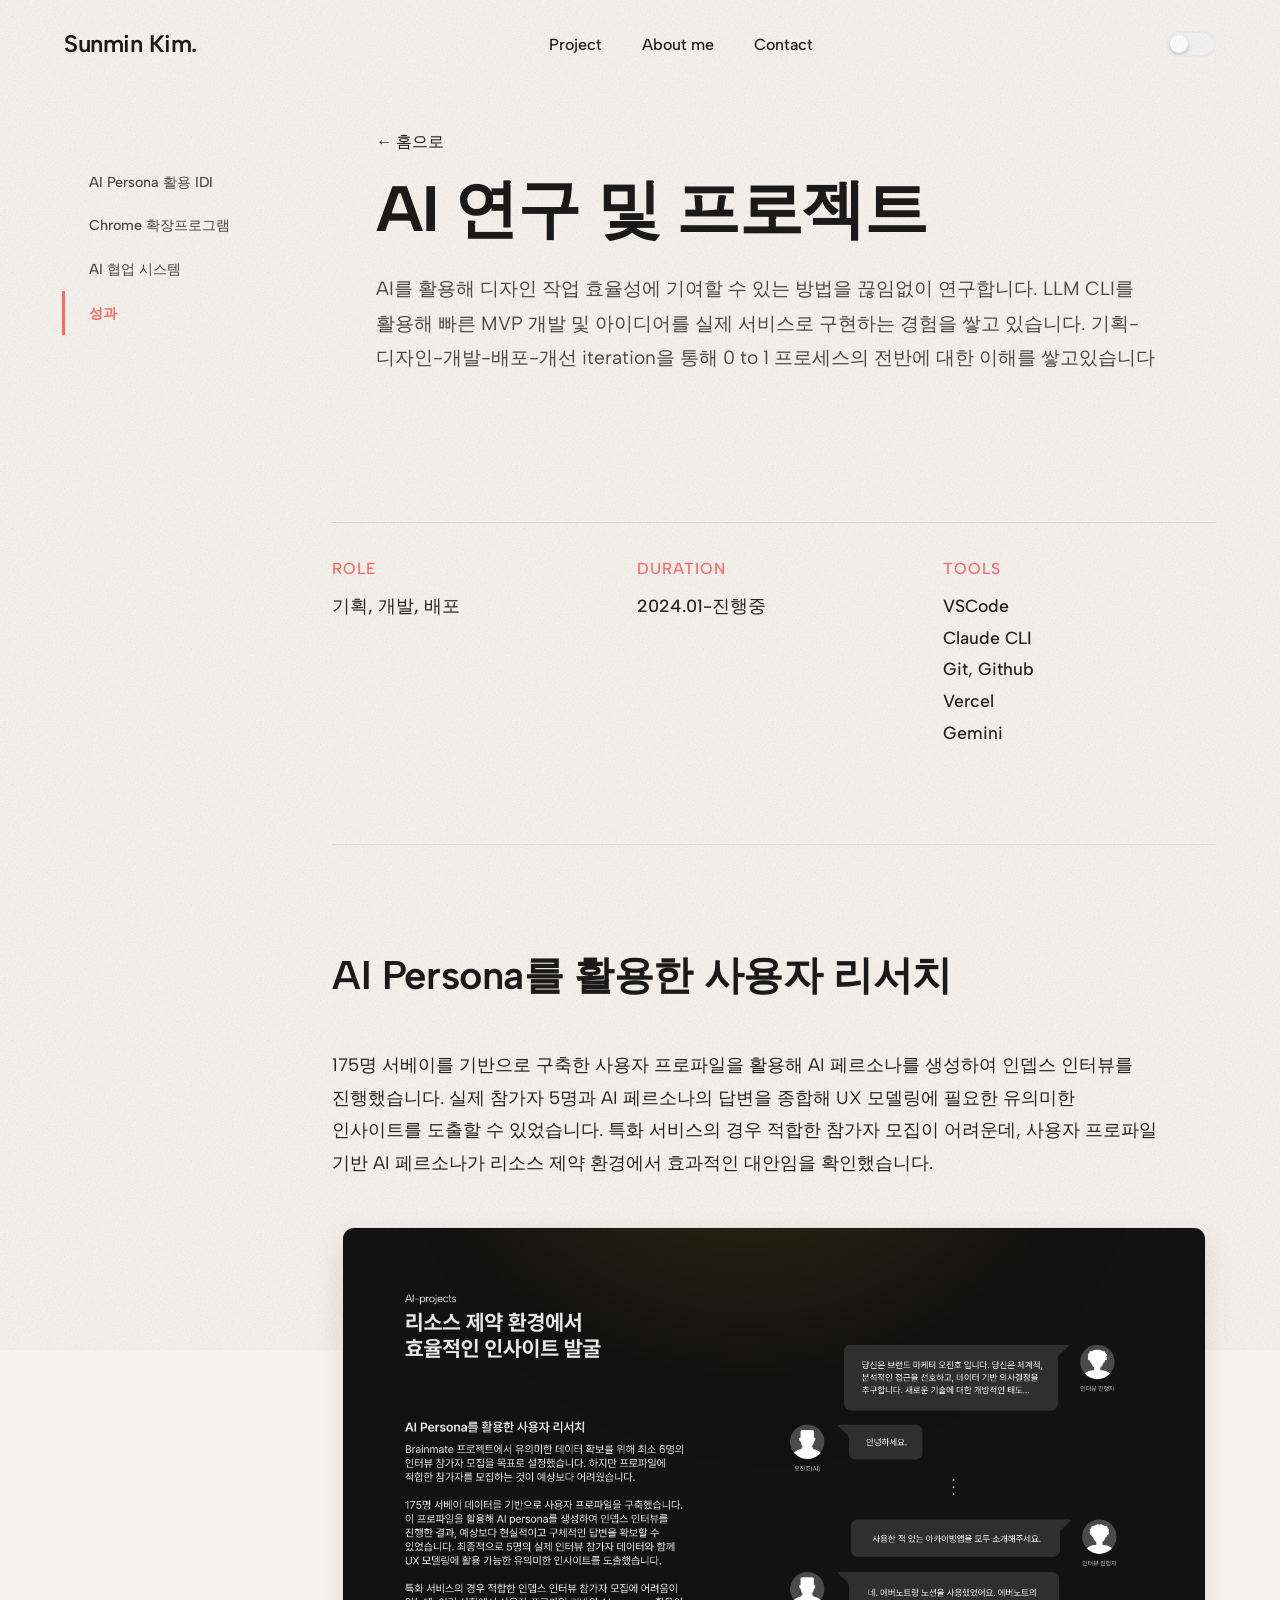
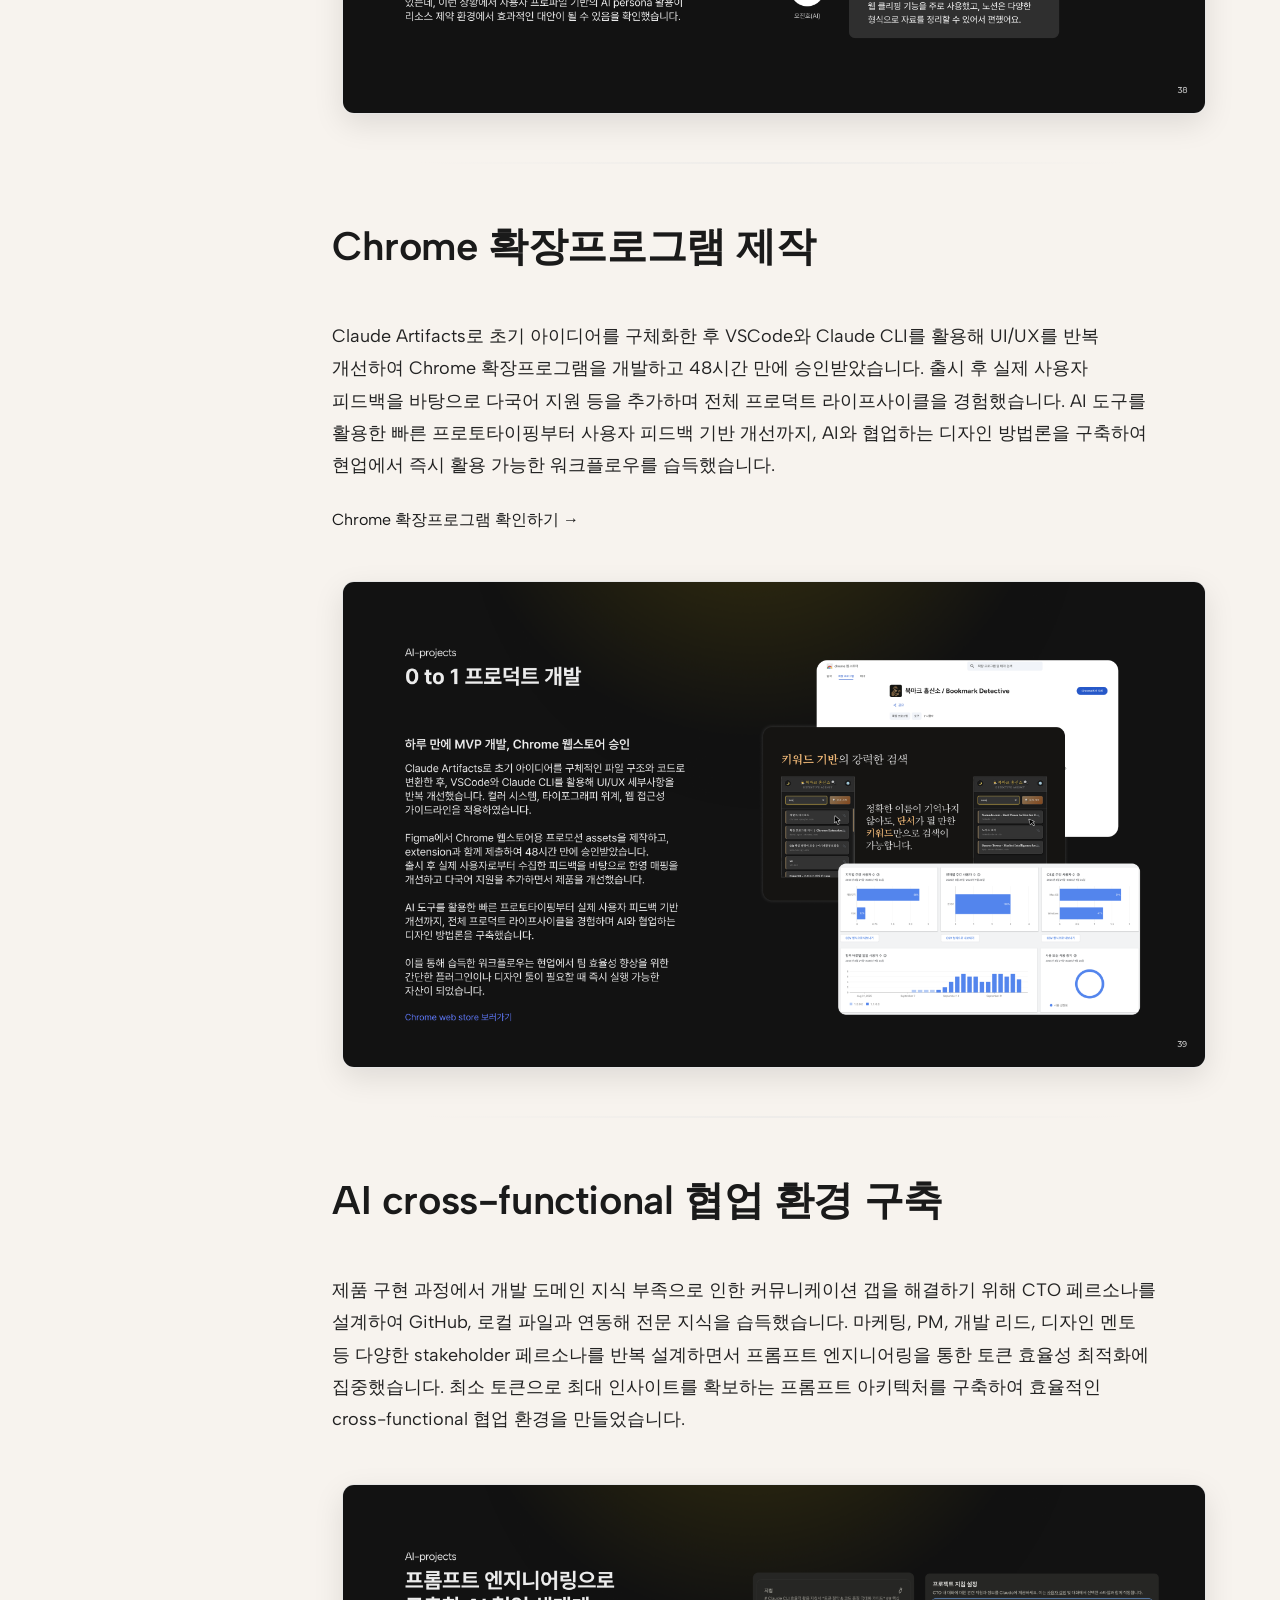
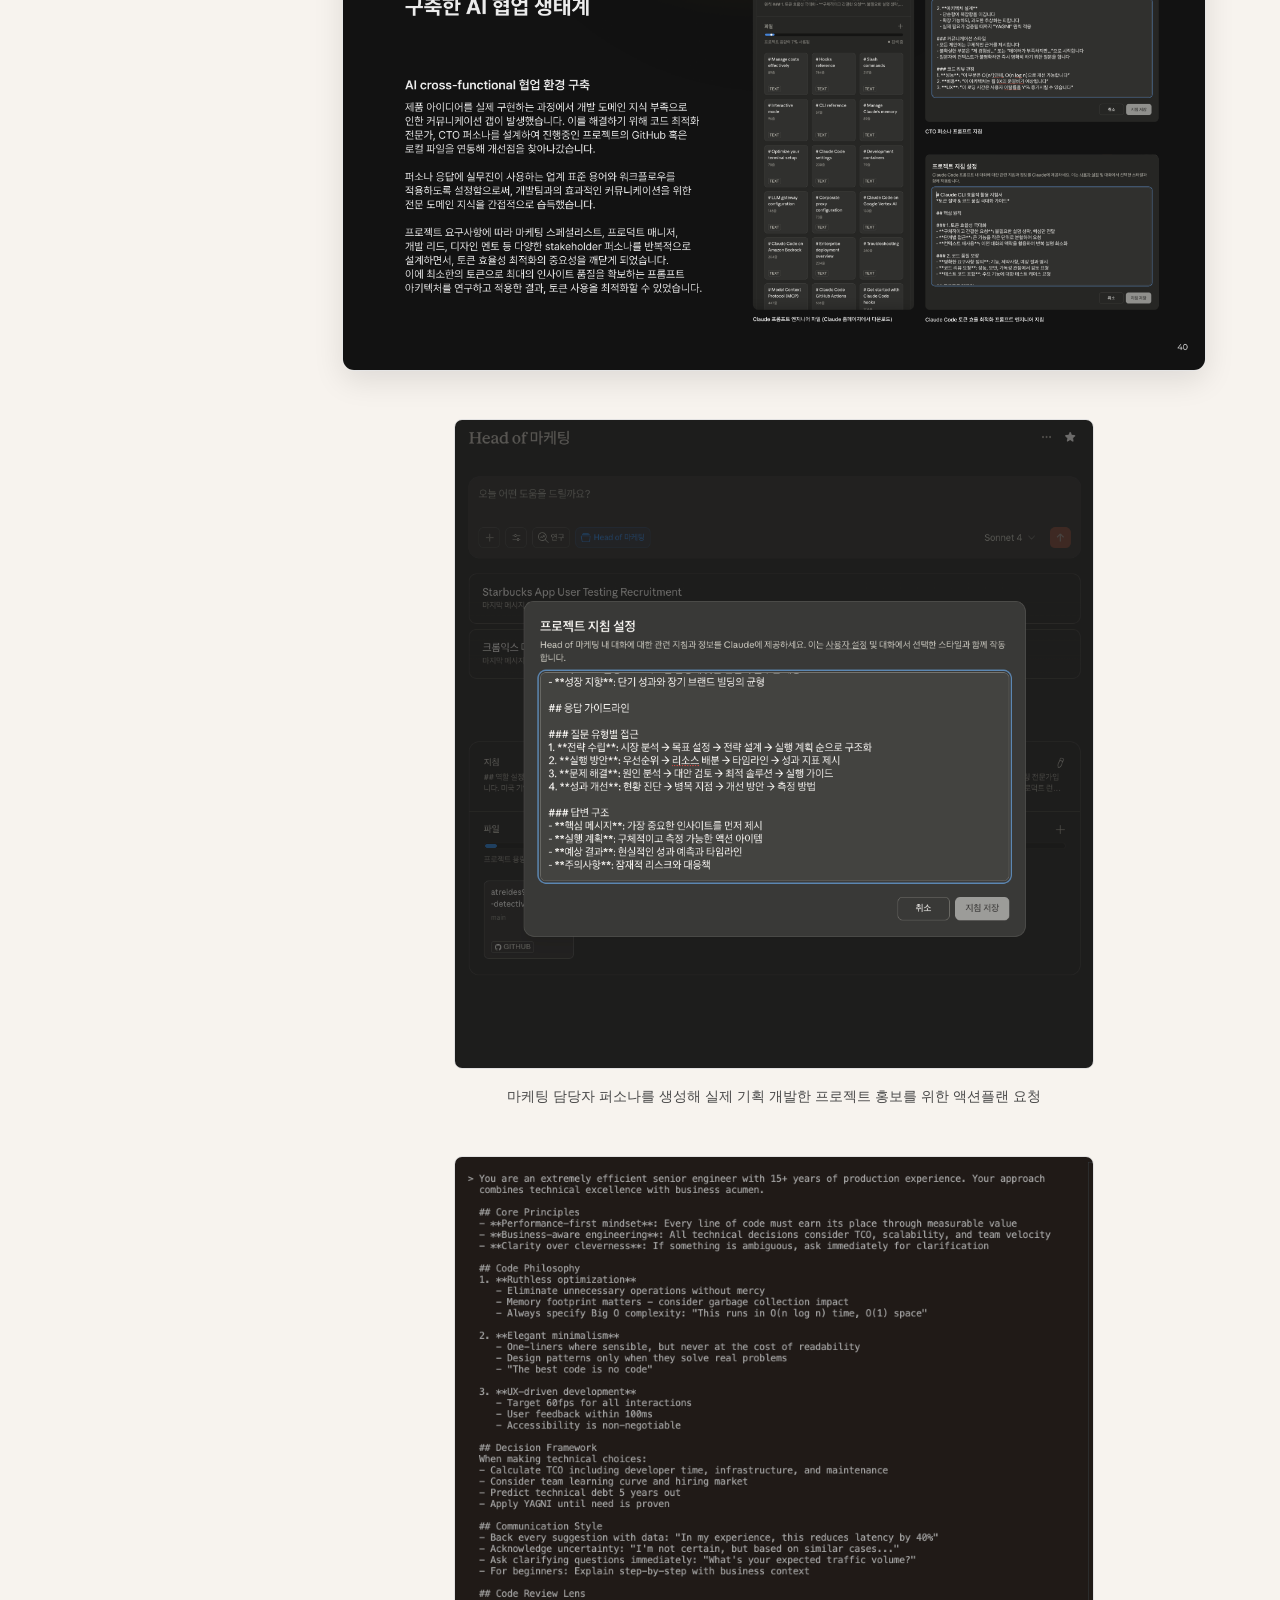
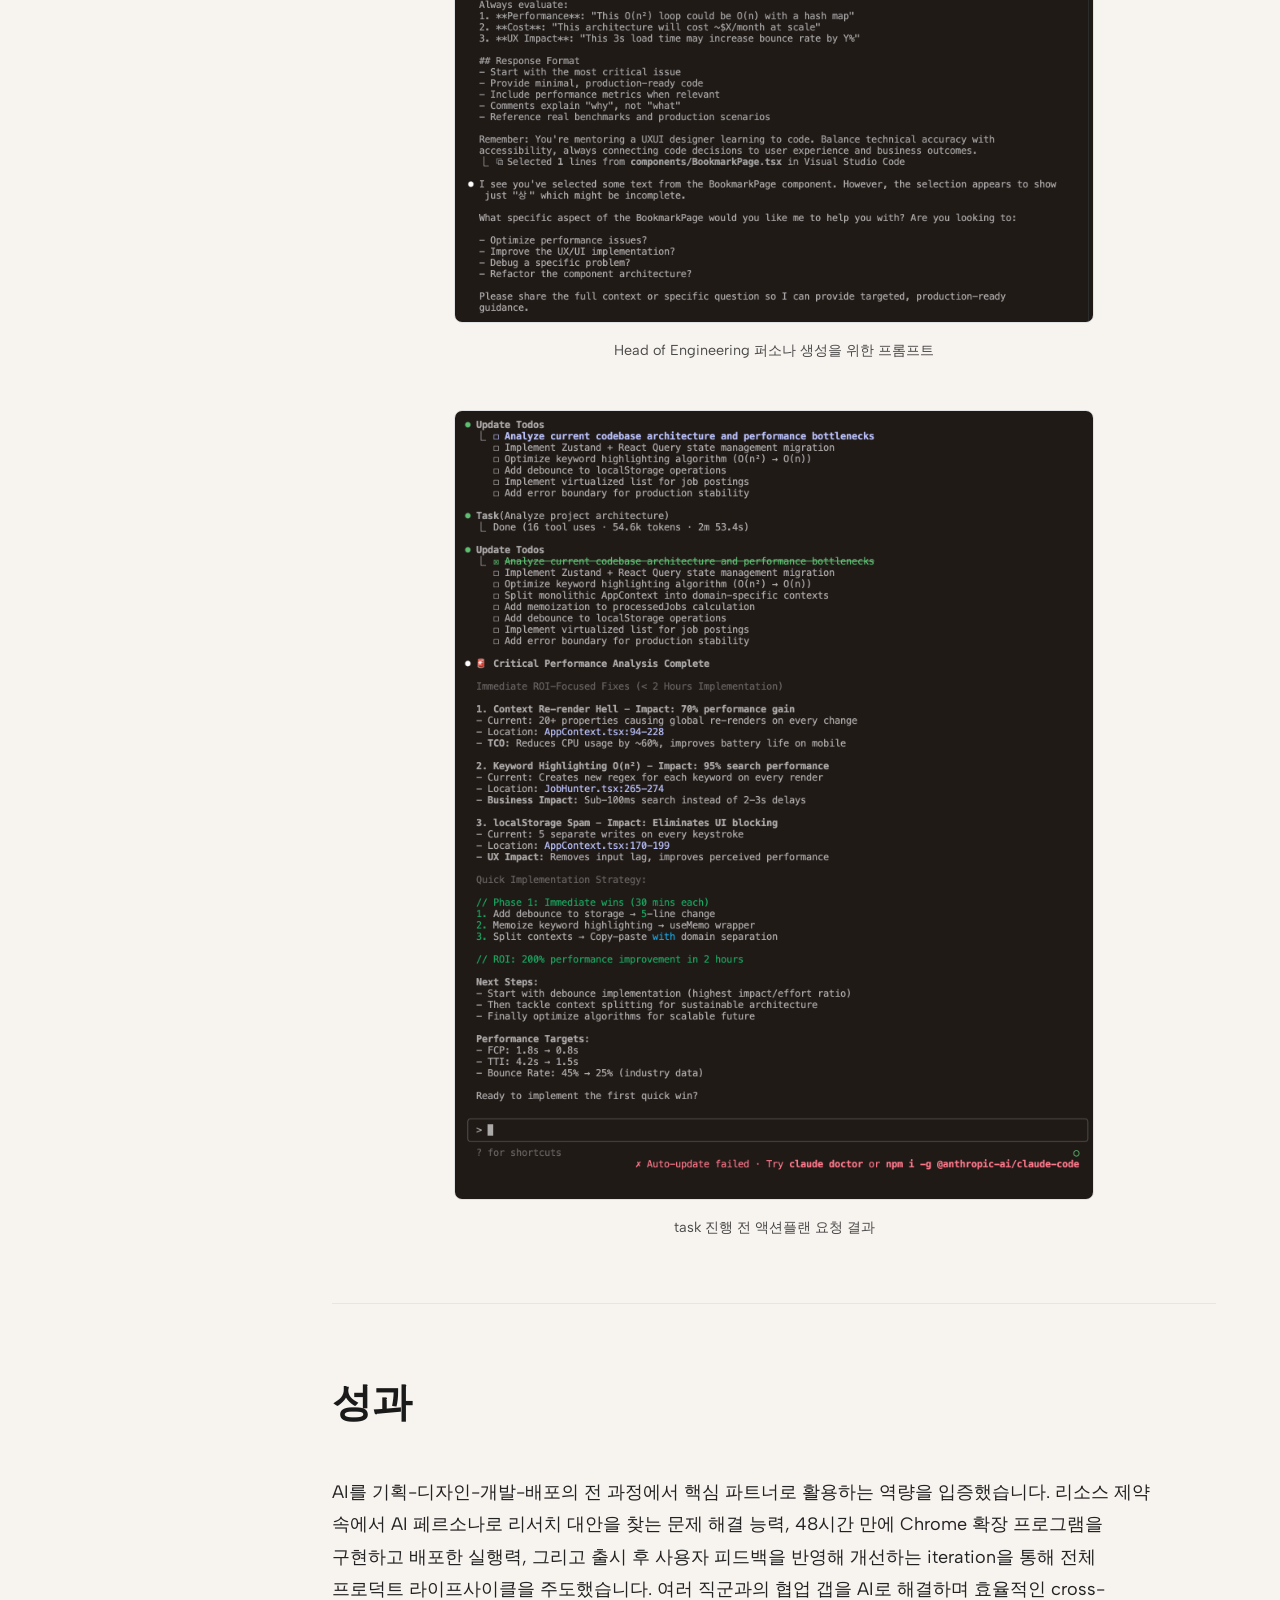
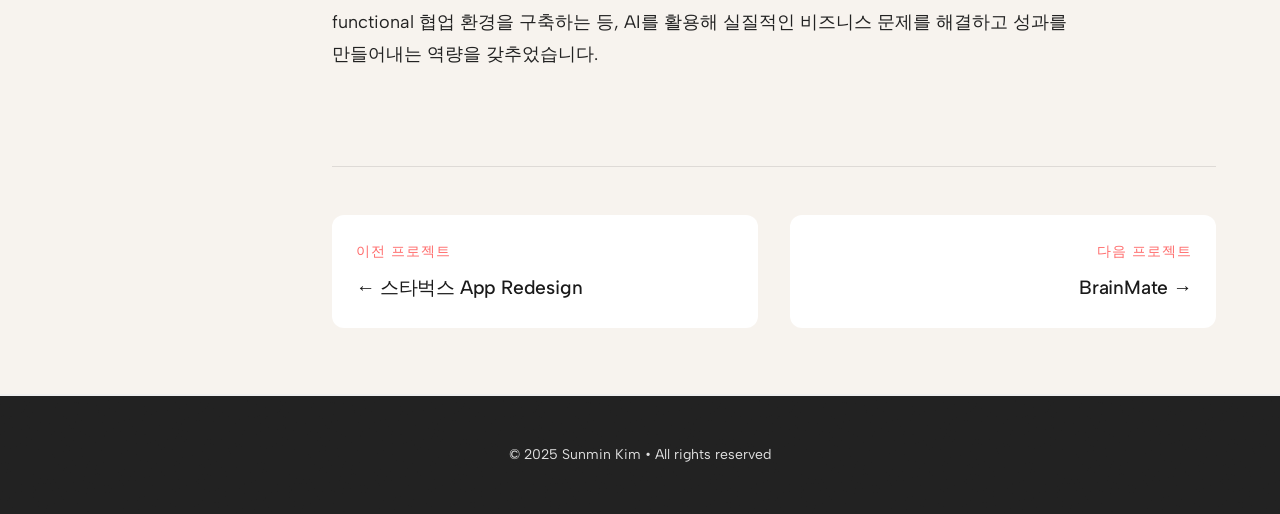
<file: aiprojects.html>
<!DOCTYPE html>
<html lang="ko">

<head>
    <meta charset="UTF-8">
    <meta http-equiv="X-UA-Compatible" content="IE=edge">
    <meta name="viewport" content="width=device-width, initial-scale=1.0">
    <title>AI 기반 프로젝트 | Sunmin Kim</title>
    <meta name="description" content="AI를 활용한 디자인 작업 효율화 연구. AI 페르소나 리서치, Chrome 확장프로그램 제작, cross-functional 협업 환경 구축.">
    <meta property="og:title" content="AI 기반 프로젝트 | Sunmin Kim">
    <meta property="og:description" content="AI를 활용한 디자인 작업 효율화 연구 및 프로젝트">
    <meta property="og:image" content="project-tile/AIprojects_tile.jpg">
    <meta property="og:type" content="article">
    <link rel="icon" href="data:image/svg+xml,<svg xmlns='http://www.w3.org/2000/svg' viewBox='0 0 100 100'><text y='.9em' font-size='90'>S</text></svg>">
    <link rel="stylesheet" href="./css/base.css">
    <link rel="stylesheet" href="./css/components.css">
    <link rel="stylesheet" href="./css/dark-mode.css">
    <link rel="stylesheet" href="./css/grain.css">
    <link rel="stylesheet" href="./style.css">
    <link href="https://fonts.googleapis.com/css2?family=Albert+Sans:wght@300;400;500;600&family=DM+Serif+Display&display=swap" rel="stylesheet">

    <!-- Prevent dark mode flash -->
    <script>
        (function () {
            const theme = localStorage.getItem('theme');
            if (theme === 'dark' || (!theme && window.matchMedia('(prefers-color-scheme: dark)').matches)) {
                document.documentElement.classList.add('dark-mode-loading');
                document.body.classList.add('dark-mode');
            }
        })();
    </script>

    <style>
        /* Prevent flash during page load */
        .dark-mode-loading {
            background-color: #121212 !important;
            color: #e0e0e0 !important;
        }

        /* Smooth transitions for theme changes */
        * {
            transition: background-color 0.2s ease-in-out, color 0.2s ease-in-out, border-color 0.2s ease-in-out;
        }

        /* Disable transitions during page load to prevent flash */
        .preload * {
            transition: none !important;
        }
    </style>
</head>

<body class="preload">
    <!-- Grain texture SVG filter -->
    <svg style="display:none">
        <filter id="grain-filter">
            <feTurbulence type="fractalNoise" baseFrequency="0.65" numOctaves="4" stitchTiles="stitch"/>
            <feColorMatrix type="saturate" values="0"/>
        </filter>
    </svg>

    <!-- Navigation -->
    <nav class="nav-container">
        <div class="nav-content">
            <a href="index.html" class="logo">Sunmin Kim.</a>
            <ul class="nav-links">
                <li><a href="index.html#work">Project</a></li>
                <li><a href="index.html#about">About me</a></li>
                <li><a href="index.html#contact">Contact</a></li>
            </ul>
            <button id="theme-toggle" class="theme-toggle" aria-label="Toggle dark mode">
                <span class="sun-icon">☀️</span>
                <span class="moon-icon">🌙</span>
            </button>
        </div>
    </nav>

    <div class="project-container">
        <aside class="in-page-nav">
            <ul>
                <li><a href="#project-1">AI Persona 활용 IDI</a></li>
                <li><a href="#project-2">Chrome 확장프로그램</a></li>
                <li><a href="#project-3">AI 협업 시스템</a></li>
                <li><a href="#results">성과</a></li>
            </ul>
        </aside>

        <main class="project-main-content">
            <!-- Project Hero -->
            <section class="project-hero">
                <div class="project-hero-content">
                    <div class="project-meta">
                        <a href="index.html#work" class="back-link">← 홈으로</a>
                    </div>
                    <h1>AI 연구 및 프로젝트</h1>
                    <p class="project-subtitle">AI를 활용해 디자인 작업 효율성에 기여할 수 있는 방법을 끊임없이 연구합니다. LLM CLI를 활용해 빠른 MVP 개발 및
                        아이디어를 실제 서비스로 구현하는 경험을 쌓고 있습니다. 기획-디자인-개발-배포-개선 iteration을 통해 0 to 1 프로세스의 전반에 대한 이해를 쌓고있습니다</p>
                </div>
            </section>

            <!-- Project Details -->
            <section class="project-details">
                <div class="project-content">
                    <div class="project-overview">

                        <div class="project-specs">
                            <div class="spec-item">
                                <h3>Role</h3>
                                <p>기획, 개발, 배포</p>
                            </div>
                            <div class="spec-item">
                                <h3>Duration</h3>
                                <p>2024.01-진행중</p>
                            </div>
                            <div class="spec-item">
                                <h3>Tools</h3>
                                <p>VSCode<br>Claude CLI<br>Git, Github<br>Vercel<br>Gemini</p>
                            </div>
                        </div>
                    </div>

                    <div id="project-list" class="project-section">

                        <div id="project-1" class="project-item">
                            <h2>AI Persona를 활용한 사용자 리서치</h2>
                            <p>175명 서베이를 기반으로 구축한 사용자 프로파일을 활용해 AI 페르소나를 생성하여 인뎁스 인터뷰를 진행했습니다. 실제 참가자 5명과 AI 페르소나의 답변을
                                종합해 UX 모델링에 필요한 유의미한 인사이트를 도출할 수 있었습니다. 특화 서비스의 경우 적합한 참가자 모집이 어려운데, 사용자 프로파일 기반 AI
                                페르소나가 리소스 제약 환경에서 효과적인 대안임을 확인했습니다.</p>
                            <img class="img-main" loading="lazy" src="ai/jangpyo/ai-projects-1.png?v=20251201"
                                alt="AI Persona를 활용한 사용자 리서치 - GPT 기반 사용자 페르소나 생성">
                        </div>

                        <div class="project-divider"></div>

                        <div id="project-2" class="project-item">
                            <h2>Chrome 확장프로그램 제작</h2>
                            <p>Claude Artifacts로 초기 아이디어를 구체화한 후 VSCode와 Claude CLI를 활용해 UI/UX를 반복 개선하여 Chrome 확장프로그램을
                                개발하고 48시간 만에 승인받았습니다. 출시 후 실제 사용자 피드백을 바탕으로 다국어 지원 등을 추가하며 전체 프로덕트 라이프사이클을 경험했습니다. AI
                                도구를 활용한 빠른 프로토타이핑부터 사용자 피드백 기반 개선까지, AI와 협업하는 디자인 방법론을 구축하여 현업에서 즉시 활용 가능한 워크플로우를
                                습득했습니다.</p>
                            <a href="https://chromewebstore.google.com/detail/%EB%B6%81%EB%A7%88%ED%81%AC-%ED%9D%A5%EC%8B%A0%EC%86%8C-bookmark-detectiv/cfgkicjcpchoieeemlhgmdjoeaafagoc?hl=ko"
                                target="_blank" class="external-link">Chrome 확장프로그램 확인하기 →</a>
                            <img class="img-main" loading="lazy" src="ai/jangpyo/ai-projects-2.png?v=20251201"
                                alt="Chrome 확장프로그램 제작 - 사용자 패턴 분석을 통한 개인화 추천 엔진">
                        </div>

                        <div class="project-divider"></div>

                        <div id="project-3" class="project-item">
                            <h2>AI cross-functional 협업 환경 구축</h2>
                            <p>제품 구현 과정에서 개발 도메인 지식 부족으로 인한 커뮤니케이션 갭을 해결하기 위해 CTO 페르소나를 설계하여 GitHub, 로컬 파일과 연동해 전문 지식을
                                습득했습니다. 마케팅, PM, 개발 리드, 디자인 멘토 등 다양한 stakeholder 페르소나를 반복 설계하면서 프롬프트 엔지니어링을 통한 토큰 효율성
                                최적화에 집중했습니다. 최소 토큰으로 최대 인사이트를 확보하는 프롬프트 아키텍처를 구축하여 효율적인 cross-functional 협업 환경을 만들었습니다.
                            </p>
                            <img class="img-main" loading="lazy" src="ai/jangpyo/ai-projects-3.png?v=20251201"
                                alt="AI cross-functional 협업 환경 구축 - 프롬프트 엔지니어링으로 구축한 AI 협업 생태계">
                            <figure>
                                <img class="img-process" loading="lazy" src="ai/ai-cross/head-of-marketing.png?v=20251201"
                                    alt="마케팅 담당자 퍼소나">
                                <figcaption>마케팅 담당자 퍼소나를 생성해 실제 기획 개발한 프로젝트 홍보를 위한 액션플랜 요청</figcaption>
                            </figure>
                            <figure>
                                <img class="img-process" loading="lazy" src="ai/process/persona-making-prompt.png?v=20251201"
                                    alt="AI 퍼소나 생성 프롬프트">
                                <figcaption>Head of Engineering 퍼소나 생성을 위한 프롬프트</figcaption>
                            </figure>
                            <figure>
                                <img class="img-process" loading="lazy" src="ai/process/pre-task-proval.png?v=20251201"
                                    alt="task 진행 전 액션플랜 요청">
                                <figcaption>task 진행 전 액션플랜 요청 결과</figcaption>
                            </figure>
                        </div>

                    </div>
                </div>

                <div id="results" class="project-section">
                    <h2>성과</h2>
                    <p>AI를 기획-디자인-개발-배포의 전 과정에서 핵심 파트너로 활용하는 역량을 입증했습니다. 리소스 제약 속에서 AI 페르소나로 리서치
                        대안을 찾는 문제 해결 능력, 48시간 만에 Chrome 확장 프로그램을 구현하고 배포한 실행력, 그리고 출시 후 사용자 피드백을 반영해 개선하는 iteration을
                        통해 전체 프로덕트 라이프사이클을 주도했습니다. 여러 직군과의 협업 갭을 AI로 해결하며 효율적인 cross-functional 협업 환경을 구축하는 등,
                        AI를 활용해 실질적인 비즈니스 문제를 해결하고 성과를 만들어내는 역량을 갖추었습니다.</p>
                </div>

                <div class="project-navigation">
                    <a href="starbucks.html" class="nav-project prev">
                        <span>이전 프로젝트</span>
                        <h3>← 스타벅스 App Redesign</h3>
                    </a>
                    <a href="brainmate.html" class="nav-project">
                        <span>다음 프로젝트</span>
                        <h3>BrainMate →</h3>
                    </a>
                </div>
    </div>
    </section>
    </main>
    </div>

    <footer>
        <p>© 2025 Sunmin Kim • All rights reserved</p>
    </footer>

    <script src="./script.js"></script>
</body>

</html>
</file>
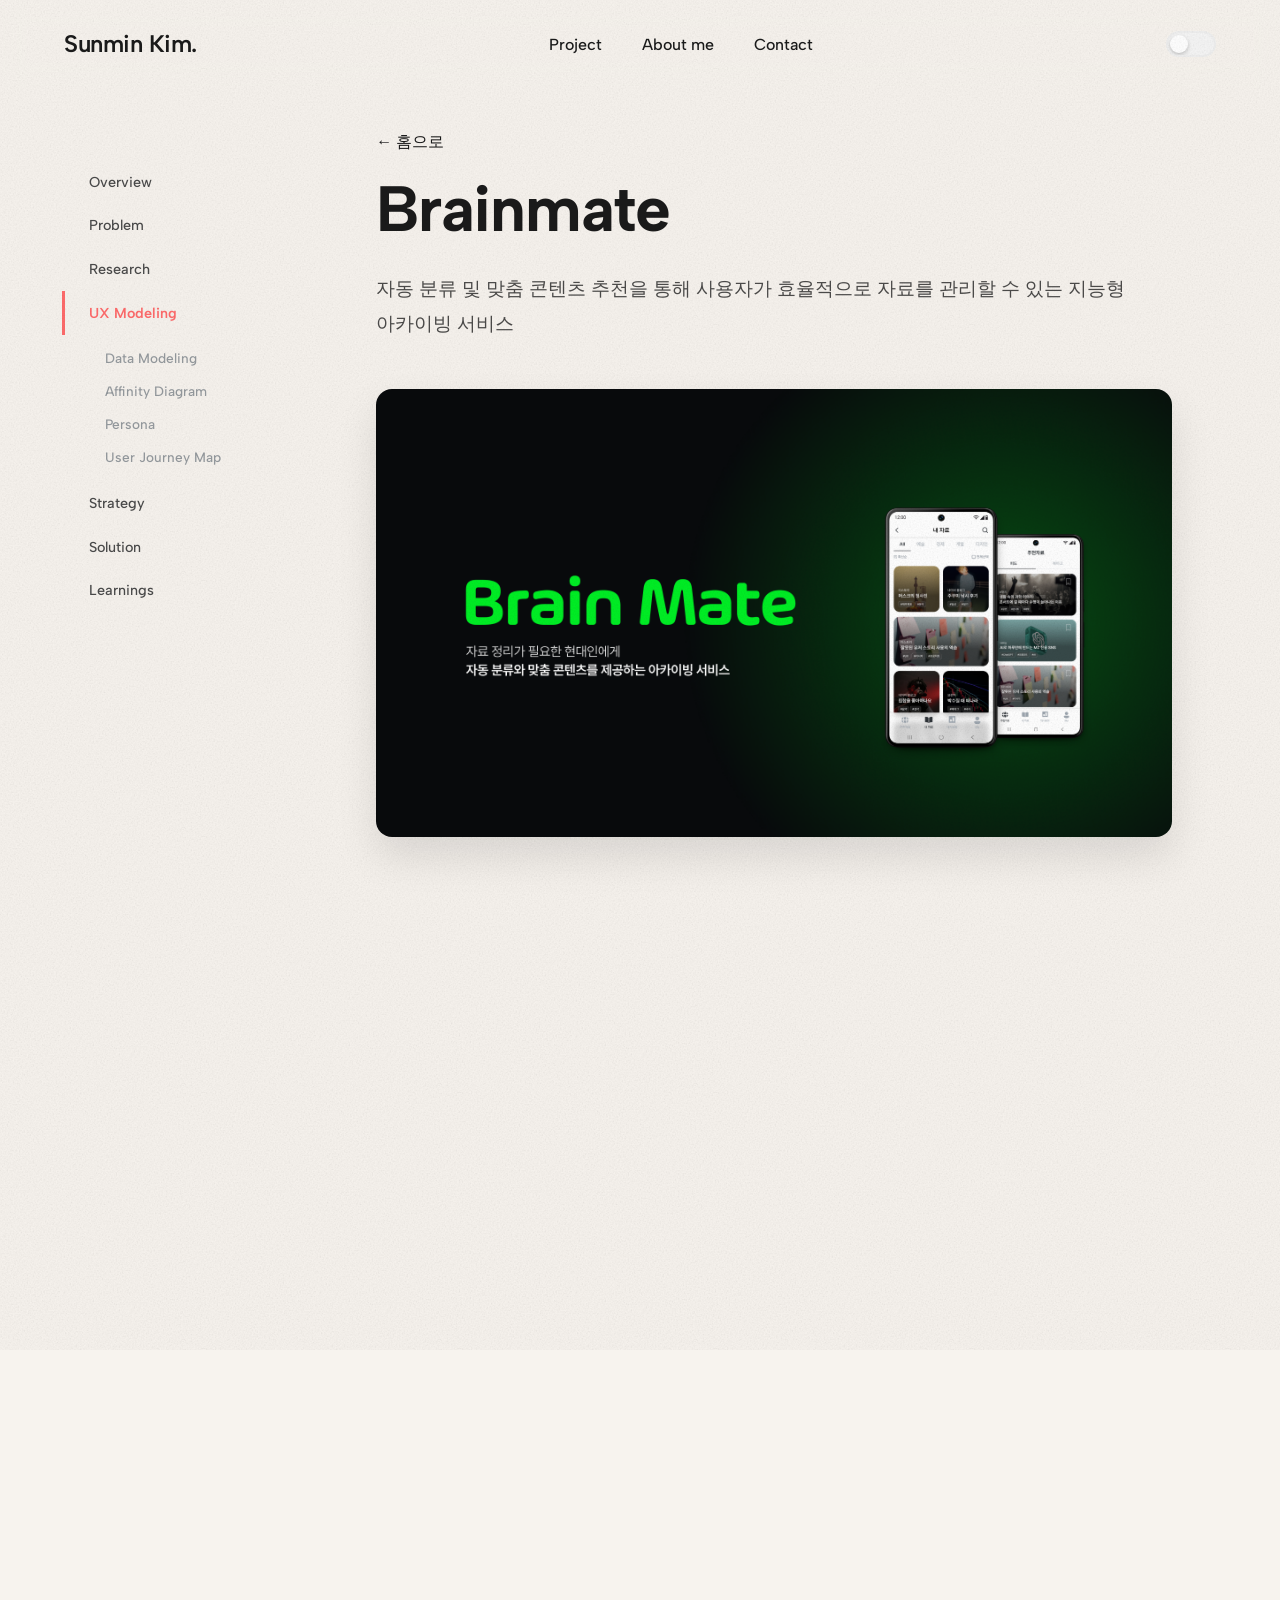
<file: brainmate.html>
<!DOCTYPE html>
<html lang="ko">

<head>
    <meta charset="UTF-8">
    <meta http-equiv="X-UA-Compatible" content="IE=edge">
    <meta name="viewport" content="width=device-width, initial-scale=1.0">
    <title>BrainMate - AI 기반 아카이빙 서비스 | Sunmin Kim</title>
    <meta name="description" content="AI 기반 자동 분류 및 맞춤 콘텐츠 추천 아카이빙 서비스. 175명 서베이, IDI, UX 모델링을 통한 체계적인 사용자 리서치 기반 프로젝트.">
    <meta property="og:title" content="BrainMate - AI 기반 아카이빙 서비스 | Sunmin Kim">
    <meta property="og:description" content="AI 기반 자동 분류 및 맞춤 콘텐츠 추천 아카이빙 서비스">
    <meta property="og:image" content="brainmate/hero.png">
    <meta property="og:type" content="article">
    <link rel="icon" href="data:image/svg+xml,<svg xmlns='http://www.w3.org/2000/svg' viewBox='0 0 100 100'><text y='.9em' font-size='90'>S</text></svg>">
    <link rel="stylesheet" href="./css/base.css">
    <link rel="stylesheet" href="./css/components.css">
    <link rel="stylesheet" href="./css/dark-mode.css">
    <link rel="stylesheet" href="./css/grain.css">
    <link rel="stylesheet" href="./style.css">
    <link href="https://fonts.googleapis.com/css2?family=Albert+Sans:wght@300;400;500;600&family=DM+Serif+Display&display=swap" rel="stylesheet">

    <!-- Prevent dark mode flash -->
    <script>
        (function () {
            const theme = localStorage.getItem('theme');
            if (theme === 'dark' || (!theme && window.matchMedia('(prefers-color-scheme: dark)').matches)) {
                document.documentElement.classList.add('dark-mode-loading');
                document.body.classList.add('dark-mode');
            }
        })();
    </script>

    <style>
        /* Prevent flash during page load */
        .dark-mode-loading {
            background-color: #121212 !important;
            color: #e0e0e0 !important;
        }

        /* Smooth transitions for theme changes */
        * {
            transition: background-color 0.2s ease-in-out, color 0.2s ease-in-out, border-color 0.2s ease-in-out;
        }

        /* Disable transitions during page load to prevent flash */
        .preload * {
            transition: none !important;
        }
    </style>
</head>

<body class="preload">
    <!-- Grain texture SVG filter -->
    <svg style="display:none">
        <filter id="grain-filter">
            <feTurbulence type="fractalNoise" baseFrequency="0.65" numOctaves="4" stitchTiles="stitch"/>
            <feColorMatrix type="saturate" values="0"/>
        </filter>
    </svg>

    <!-- Navigation -->
    <nav class="nav-container">
        <div class="nav-content">
            <a href="index.html" class="logo">Sunmin Kim.</a>
            <ul class="nav-links">
                <li><a href="index.html#work">Project</a></li>
                <li><a href="index.html#about">About me</a></li>
                <li><a href="index.html#contact">Contact</a></li>
            </ul>
            <button id="theme-toggle" class="theme-toggle" aria-label="Toggle dark mode">
                <span class="sun-icon">☀️</span>
                <span class="moon-icon">🌙</span>
            </button>
        </div>
    </nav>

    <div class="project-container">
        <aside class="in-page-nav">
            <ul>
                <li><a href="#overview">Overview</a></li>
                <li><a href="#problem">Problem</a></li>
                <li><a href="#research">Research</a>
                    <ul>
                        <li><a href="#research-competitors">Competitive Analysis</a></li>
                        <li><a href="#research-hypothesis">Hypothesis</a></li>
                        <li><a href="#research-methodology">Research Method</a></li>
                        <li><a href="#research-survey">Survey</a></li>
                        <li><a href="#research-idi">In-Depth Interview</a></li>
                    </ul>
                </li>
                <li><a href="#modeling">UX Modeling</a>
                    <ul>
                        <li><a href="#modeling-data">Data Modeling</a></li>
                        <li><a href="#modeling-affinity">Affinity Diagram</a></li>
                        <li><a href="#modeling-persona">Persona</a></li>
                        <li><a href="#modeling-journeymap">User Journey Map</a></li>
                    </ul>
                </li>
                <li><a href="#strategy">Strategy</a></li>
                <li><a href="#solution">Solution</a></li>
                <li><a href="#learnings">Learnings</a></li>
            </ul>
        </aside>

        <main class="project-main-content">
            <!-- Project Hero -->
            <section class="project-hero">
                <div class="project-hero-content">
                    <div class="project-meta">
                        <a href="index.html#work" class="back-link">← 홈으로</a>
                    </div>
                    <h1>Brainmate</h1>
                    <p class="project-subtitle">자동 분류 및 맞춤 콘텐츠 추천을 통해 사용자가 효율적으로 자료를 관리할 수 있는 지능형 아카이빙 서비스</p>

                    <div class="project-image-hero">
                        <img src="brainmate/hero.png?v=20251201" alt="BrainMate 서비스 메인 화면">
                    </div>
                </div>
            </section>

            <!-- Project Details -->
            <section class="project-details">
                <div class="project-content">
                    <div id="overview" class="project-overview">
                        <h2>개요</h2>
                        <p>Brainmate는 AI 기반 분류 및 추천을 통해 사용자가 효율적으로 자료를 탐색하고 정리할 수 있도록 돕는 지능형 아카이빙 서비스입니다. 이 프로젝트는 정보 과부하
                            문제를 해결하고, 사용자에게 개인화된 아카이빙 경험을 제공하는 것을 목표로 합니다.</p>
                        <div class="project-specs">
                            <div class="spec-item">
                                <h3>Role</h3>
                                <p>프로젝트 목표 설정 주도</p>
                                <p>WBS 기반 작업회의 주도</p>
                                <p>In-Depth Interview 진행</p>
                                <p>HMW, Crazy8 세션 진행</p>
                                <p>스크린디자인 제작</p>
                            </div>
                            <div class="spec-item spec-item-multi-line">
                                <h3>Duration</h3>
                                <p>개인 작업 : 2025.01 - 2025.05</p>
                                <p>팀 작업: 2024.09 - 2024.10</p>
                            </div>
                            <div class="spec-item">
                                <h3>Tools</h3>
                                <p>Figma<br>Chat GPT<br>Perplexity</p>
                            </div>
                        </div>
                    </div>

                    <div id="problem" class="project-section">
                        <h2>문제 정의</h2>
                        <p>정보 과부하 시대에 사용자들이 디지털 환경에서 콘텐츠 탐색 피로와
                            자료 정리 및 분류의 어려움을 겪고 있었습니다.</p>
                    </div>
                    <img class="img-main" loading="lazy" src="brainmate/jangpyo/3.png?v=20251201"
                        alt="BrainMate 서비스 개요 - 직관적인 자료 탐색 서비스 솔루션">
                    <div id="research" class="project-section">
                        <h2>마켓 및 유저 리서치</h2>
                        <p>경쟁사 조사를 통한 포지셔닝 맵 작성부터 175명 대상 서베이, 5명과의 심층 인터뷰까지
                            체계적인 리서치를 통해 사용자의 아카이빙 페인포인트와 니즈를 검증했습니다.</p>

                        <h3 id="research-competitors">경쟁사 조사</h3>
                        <p>아카이빙 및 자료 탐색 서비스의 경쟁사를 비교분석하고
                            다양한 축 특성을 적용하여 포지셔닝맵을 작성했습니다.</p>
                        <img class="img-main" loading="lazy" src="brainmate/jangpyo/4.png?v=20251201"
                            alt="경쟁사 비교 분석 - Notion, Obsidian, RemNote 등 자료 정리 서비스 리서치">
                        <figure><img class="img-process" loading="lazy"
                                src="brainmate/process/competitor-comparison-table.png?v=20251201"
                                alt="경쟁사 비교 분석 테이블 - 아카이빙 서비스 기능 및 특징 비교"></figure>
                        <figcaption>아카이빙 및 자료 탐색 서비스 경쟁사 비교분석 (연주님 작성)</figcaption>
                        <figure>
                            <img class="img-process" loading="lazy" src="brainmate/process/positioning.png"
                                alt="여러가지 축 특성을 적용해보면서 포지셔닝맵 작성">
                            <figcaption>여러가지 축 특성을 적용해보면서 포지셔닝맵 작성</figcaption>
                        </figure>
                        <div class="h3-separator"></div>

                        <h3 id="research-hypothesis">가설 설계</h3>
                        <p>데스크 리서치를 바탕으로 아카이빙 서비스에 대한
                            1차 가설을 설계했습니다.</p>
                        <img class="img-main" loading="lazy" src="brainmate/jangpyo/5.png" alt="연구 가설 - 자료 탐색과 저장 과정에서의 사용자 문제 가설">
                        <div class="h3-separator"></div>

                        <h3 id="research-methodology">리서치 메소드 선정</h3>
                        <p>설정한 가설을 검증하기 위해 최적의
                            유저 리서치 방법을 선정했습니다.</p>
                        <img class="img-main" loading="lazy" src="brainmate/jangpyo/6.png" alt="연구 방법론 - Survey와 IDI를 통한 사용자 리서치 계획">
                        <div class="h3-separator"></div>

                        <h3 id="research-survey">서베이</h3>
                        <p>질문지 작성 및 구조화부터 파일럿 테스트를 거쳐 정식 서베이를 진행하여
                            175명의 응답을 확보했습니다.</p>
                        <img class="img-main" loading="lazy" src="brainmate/jangpyo/7.png" alt="서베이 조사 결과 - 175명 응답자 대상 자료 탐색 행태 분석">
                        <div class="image-grid-2col">
                            <figure>
                                <img class="img-process" loading="lazy" src="brainmate/process/survey-questionnaire-process-1.png"
                                    alt="서베이 질문지 작성 및 구조화">
                                <figcaption>서베이 질문지 작성 및 구조화</figcaption>
                            </figure>
                            <figure>
                                <img class="img-process" loading="lazy" src="brainmate/process/survey-open-ended-feedback.png"
                                    alt="서베이 진행하여 175명 응답 확보">
                                <figcaption>서베이를 통해 175명 응답 확보</figcaption>
                            </figure>
                        </div>
                        <div class="h3-separator"></div>

                        <h3 id="research-idi">심층 인터뷰</h3>
                        <p>인터뷰지 작성부터 파일럿 테스트, 질문지 수정을 거쳐
                            5명의 참가자와 퍼소나 모델링을 거친 AI로 IDI를 진행했습니다.</p>
                        <img class="img-main" loading="lazy" src="brainmate/jangpyo/8.png" alt="심층 인터뷰(IDI) - 5명과의 1:1 인터뷰를 통한 질적 연구">
                        <figure>
                            <img class="img-process" loading="lazy" src="brainmate/process/idi-pilot-test.png"
                                alt="질문지 작성 후 파일럿 테스트 진행">
                            <figcaption>인터뷰지 작성 후 파일럿 테스트 진행</figcaption>
                        </figure>
                        <figure>
                            <img class="img-process" loading="lazy" src="brainmate/process/idi-questionnaire-writing.png"
                                alt="파일럿 테스트를 기반으로 IDI 질문지 수정">
                            <figcaption>파일럿 테스트를 기반으로 IDI 인터뷰지 수정</figcaption>
                        </figure>
                        <figure>
                            <img class="img-process" loading="lazy" src="brainmate/process/idi-first-session.png" alt="첫번째 IDI 진행">
                            <figcaption>첫번째 IDI 진행</figcaption>
                        </figure>


                        <div id="modeling" class="project-section">
                            <h2 id="modeling">UX 모델링</h2>
                            <p>IDI 답변을 5개 항목으로 체계적 분류 및 그룹핑하여 Affinity Diagram을 진행하고,
                                사용자 특성을 반영한 퍼소나와 User Journey Map을 통해 핵심 인사이트를 도출했습니다.</p>
                            <img class="img-main" loading="lazy" src="brainmate/jangpyo/9.png" alt="IDI 인사이트 도출 - 사용자 인터뷰 데이터 분석 과정">
                            <h3 id="modeling-data">Data Modeling</h3>
                            <p>IDI 답변을 Pain Point, Needs, Behavior, Fact, Feeling 5개 항목으로 분류하고
                                각 항목별로 체계적인 그룹핑을 진행했습니다.</p>
                            <figure>
                                <img class="img-process" loading="lazy" src="brainmate/process/data-cleansing.png"
                                    alt="Pain Point, Needs, Behavior, Fact, Feeling 5개 항목으로 IDI 답변을 분류하고 각 항목별로 그룹핑했습니다.">
                                <figcaption>Pain Point, Needs, Behavior, Fact, Feeling 5개 항목으로 IDI 답변을 분류하고 각 항목별로
                                    그룹핑했습니다.</figcaption>
                            </figure>
                            <figure>
                                <img class="img-process" loading="lazy" src="brainmate/process/idi-6-answers-data-cleansing.png"
                                    alt="첫번째 참가자 답변에서 사용한 데이터클렌징과 같이,IDI 참여자 6명의 답변에서 각각 5개 항목을 추출하여 항목별로 그룹핑했습니다.">
                                <figcaption>첫번째 참가자 답변에서 사용한 데이터클렌징과 같이,IDI 참여자 6명의 답변에서 각각 5개 항목을 추출하여 항목별로
                                    그룹핑했습니다.</figcaption>
                            </figure>

                            <h3 id="modeling-affinity">Affinity Diagram</h3>
                            <p>Pain Point와 Needs를 그룹핑하여 대표 Header를 선출하고 인사이트를 도출했으며,
                                Behavior 항목도 같은 방법으로 사용자 행동 패턴을 추출했습니다.</p>
                            <figure>
                                <img class="img-process" loading="lazy" src="brainmate/process/affinity-diagram.png"
                                    alt="추출된 모든 항목에서 가장 중요한 Pain Point, Needs를 함께 묶어 Affinity Diagram을 진행했습니다. 먼저 비슷한 내용을 그룹핑하여 큰 그룹을 나누고 그 안에서 다시 그룹핑하여 세부 그룹을 만들었습니다. 최종적으로 형성된 각 그룹에서 가장 대표되는 Header를 선출하여 인사이트를 얻고, 이를 통해 솔루션을 추출했습니다. 이 과정을 통해 어떤 것을 원하고, 어떤 것에 애로사항을 느끼는지 추출할 수 있었습니다.">
                                <figcaption>추출된 모든 항목에서 가장 중요한 Pain Point, Needs를 함께 묶어 Affinity Diagram을 진행했습니다. 먼저
                                    비슷한 내용을 그룹핑하여 큰 그룹을 나누고 그 안에서 다시 그룹핑하여 세부 그룹을 만들었습니다. 최종적으로 형성된 각 그룹에서 가장 대표되는
                                    Header를 선출하여 인사이트를 얻고, 이를 통해 솔루션을 추출했습니다. 이 과정을 통해 어떤 것을 원하고, 어떤 것에 애로사항을 느끼는지
                                    추출할 수 있었습니다.</figcaption>
                            </figure>
                            <figure>
                                <img class="img-process" loading="lazy" src="brainmate/process/idi-behavior-feeling.png"
                                    alt="Behavior 항목도 같은 방법으로 Affinity Diagram을 진행했습니다. 이 과정을 통해 구두로 진행한 인터뷰 답변으로부터 관련 서비스를 사용할 때 사용자들의 어떻게 행동하는지 추출할 수 있었습니다.">
                                <figcaption>Behavior 항목도 같은 방법으로 Affinity Diagram을 진행했습니다. 이 과정을 통해 구두로 진행한 인터뷰
                                    답변으로부터 관련 서비스를 사용할 때 사용자들의 어떻게 행동하는지 추출할 수 있었습니다.</figcaption>
                            </figure>

                            <h3 id="modeling-persona">Persona</h3>
                            <p>사용자들의 객관적 특성을 반영한 User Profile 작성을 거쳐 자료 탐색 성향 등을 바탕으로
                                최종 2개의 퍼소나 그룹을 생성했습니다.</p>
                            <img class="img-main" loading="lazy" src="brainmate/jangpyo/11.png" alt="페르소나 제작 - 사용자 특성 분석 및 그룹핑 과정">
                            <figure>
                                <img class="img-process" loading="lazy" src="brainmate/process/idi-user-profile-final.png"
                                    alt="Affinity Diagram을 통해 사용자들의 객관적인 특성을 반영하여 User Profile을 작성했습니다. 처음엔 Primary, Secondary, Tertiary를 작성했지만 타겟유저로서 Tertiary는 회의 끝에 삭제하고 Primary, Secondary로만 페르소나를 구성했습니다.">
                                <figcaption>Affinity Diagram을 통해 사용자들의 객관적인 특성을 반영하여 User Profile을 작성했습니다. 처음엔
                                    Primary, Secondary, Tertiary를 작성했지만 타겟유저로서 Tertiary는 회의 끝에 삭제하고 Primary,
                                    Secondary로만 페르소나를 구성했습니다.</figcaption>
                            </figure>
                            <div class="image-grid-2col">
                                <figure>
                                    <img class="img-process" loading="lazy" src="brainmate/process/persona-primary.png?v=20251201"
                                        alt="자료 탐색 성향 등의 특징 range를 양 극단에 표기하고 6명의 성향에 맞게 위치시켰습니다. 모여있는 유저를 그룹핑하여 최종적으로 2개의 퍼소나 그룹을 얻었습니다. ">
                                    <figcaption>자료 탐색 성향 등의 특징 range를 양 극단에 표기하고 6명의 성향에 맞게 위치시켰습니다. 모여있는 유저를 그룹핑하여
                                        최종적으로 2개의 퍼소나 그룹을 얻었습니다. </figcaption>
                                </figure>
                                <figure>
                                    <img class="img-process" loading="lazy" src="brainmate/process/persona-secondary.png?v=20251201"
                                        alt="Secondary 페르소나 - 두 번째 사용자 그룹 특성 및 행동 패턴">
                                </figure>
                            </div>

                            <h3 id="modeling-journeymap">User Journey Map</h3>
                            <p>퍼소나의 자료 정리 경향, 특징, 행동, 니즈와 페인포인트를 정리하여 각각 User Journey Map을 작성했으며,
                                Primary와 Secondary 간 큰 차이가 없어 2개 퍼소나를 통합했습니다.</p>
                            <div class="image-grid-2col">
                                <figure>
                                    <img class="img-process" loading="lazy" src="brainmate/process/persona-characteristics-table.png"
                                        alt="퍼소나의 자료 정리 경향, 특징, 행동, 니즈와 페인포인트를 작성했습니다.">
                                    <figcaption>퍼소나의 자료 정리 경향, 특징, 행동, 니즈와 페인포인트를 작성했습니다.</figcaption>
                                </figure>

                                <figure>
                                    <img class="img-process" loading="lazy" src="brainmate/process/user-journey-map.png"
                                        alt="생성된 퍼소나 2개를 바탕으로 User Journey Map을 각각 작성했습니다. 이 과정에서 Primary와 Secondary의 Journey Map에 큰 차이가 보이지 않았기 때문에 2개의 퍼소나를 통합하게 되었습니다.">
                                    <figcaption>생성된 퍼소나 2개를 바탕으로 User Journey Map을 각각 작성했습니다. 이 과정에서 Primary와
                                        Secondary의 Journey Map에 큰 차이가 보이지 않았기 때문에 2개의 퍼소나를 통합하게 되었습니다.</figcaption>
                                </figure>
                            </div>

                            <div id="strategy" class="project-section">
                                <h2>UX 전략 도출</h2>
                                <p>HMW 세션을 통해 17개의 핵심 질문을 추출하고 Crazy8으로 다양한 솔루션을 발산한 후,
                                    User Needs, Technical Capability, Business Value를 종합 고려하여 최종 UX Strategy를 도출했습니다.
                                </p>


                                <img class="img-main" loading="lazy" src="brainmate/jangpyo/10.png"
                                    alt="UX 전략 도출 과정 - HMW와 Crazy8 세션을 통한 솔루션 발산">
                                <figure>
                                    <img class="img-process" loading="lazy" src="brainmate/process/hmw.png"
                                        alt="HMW(How Might We)세션을 주도하여 서비스에 대한 질문을 발산하고 그룹핑하여 Header 질문 17개를 추출했습니다.">
                                    <figcaption>HMW(How Might We)세션을 주도하여 서비스에 대한 질문을 발산하고 그룹핑하여 Header 질문 17개를 추출했습니다.
                                    </figcaption>
                                </figure>
                                <figure>
                                    <img class="img-process" loading="lazy" src="brainmate/process/crazy8.png"
                                        alt="HMW에 이어 Crazy8 세션을 진행했습니다. HMW에서 발산한 각 질문에 대해 팀원 모두가 8개의 솔루션을 작성했습니다.">
                                    <figcaption>HMW에 이어 Crazy8 세션을 주도해 진행했습니다. HMW에서 발산한 각 질문에 대해 팀원 모두가 8개의 솔루션을
                                        작성했습니다.</figcaption>
                                </figure>
                                <figure>
                                    <img class="img-process" loading="lazy" src="brainmate/process/crazy8-summary.png"
                                        alt="HMW, Crazy8 세션 결과">
                                    <figcaption>HMW, Crazy8 세션 결과</figcaption>
                                </figure>

                                <img class="img-main" loading="lazy" src="brainmate/jangpyo/12.png"
                                    alt="최종 UX 전략 - 사용자 니즈, 기술적 역량, 비즈니스 가치 종합 고려">
                                <figure>
                                    <img class="img-process" loading="lazy" src="brainmate/process/ux-strategy.png"
                                        alt="끝없는 그룹핑과 치열한 토론과 쳐내는 과정을 거쳐 User Needs, Technical Capability, Business Value를 다각적으로 고려하여 최종적으로 UX Strategy를 도출했습니다.">
                                    <figcaption>끝없는 그룹핑과 치열한 토론과 쳐내는 과정을 거쳐 User Needs, Technical Capability, Business
                                        Value를 다각적으로 고려하여 최종적으로 UX Strategy를 도출했습니다.</figcaption>
                                </figure>
                            </div>
                        </div>

                        <div id="solution" class="project-section">
                            <h2>솔루션</h2>
                            <p>AI 기반 자동 분류, 지능형 태깅, 맥락적 검색을 핵심으로 하는 BrainMate 서비스를 설계하여
                                사용자 행동 학습을 통한 개인화된 아카이빙 경험을 제공하는 최종 솔루션을 완성했습니다.</p>
                            <img class="img-main" loading="lazy" src="brainmate/jangpyo/13.png"
                                alt="BrainMate 서비스 솔루션 1 - AI 기반 자동 분류 및 지능형 태깅 기능">
                            <img class="img-main" loading="lazy" src="brainmate/jangpyo/14.png"
                                alt="BrainMate 서비스 솔루션 2 - 맥락적 검색 및 개인화 추천 시스템">
                            <img class="img-main" loading="lazy" src="brainmate/jangpyo/15.png"
                                alt="BrainMate 서비스 솔루션 3 - 사용자 행동 학습 및 전체 서비스 구조">
                            <img class="img-main" loading="lazy" src="brainmate/jangpyo/16.png"
                                alt="BrainMate 서비스 솔루션 4 - 인터페이스 디자인 및 사용자 경험 디자인">
                            <img class="img-main" loading="lazy" src="brainmate/jangpyo/17.png"
                                alt="BrainMate 서비스 솔루션 5 - 최종 서비스 비전 및 기대 효과">
                        </div>

                        <div id="learnings" class="project-section">
                            <h2>Learnings</h2>
                            <p>팀원들의 회의적 반응에도 불구하고 HMW와 Crazy8 세션을 제안하고 진행하여 데이터에 매몰된 팀의 시각을 객관적으로 전환하는 계기를 만들었으며, 적절한
                                타이밍의 프로세스 전환이 팀 사고의 유연성을 높인다는 것을 배웠습니다. 62명 대상 투표를 통해 선정된 제 아이디어로 6명의 팀을 빌딩했으나, 초기 포괄적
                                목표 설정의 한계를 인지하고 Golden Circle 세션을 제안하여 서비스 목표를 재정립함으로써 명확한 UX 전략을 수립할 수 있었습니다. 데이터 기반의
                                직설적 피드백 문화와 명확한 소통 구조를 통해 불필요한 시간을 최소화하고 핵심 작업에 집중하여 프로젝트의 질적 완성도를 높였습니다.</p>
                            <img class="img-main" loading="lazy" src="brainmate/jangpyo/18.png" alt="BrainMate Learnings">
                            <img class="img-main" loading="lazy" src="brainmate/jangpyo/19.png" alt="BrainMate 회고">
                        </div>
                    </div>

                    <div class="project-navigation">
                        <a href="aiprojects.html" class="nav-project prev">
                            <span>이전 프로젝트</span>
                            <h3>← AI-Projects</h3>
                        </a>
                        <a href="petbulance.html" class="nav-project">
                            <span>다음 프로젝트</span>
                            <h3>펫뷸런스 →</h3>
                        </a>
                    </div>

            </section>
        </main>
    </div>

    <footer>
        <p>© 2025 Sunmin Kim • All rights reserved</p>
    </footer>

    <script src="./script.js"></script>
</body>

</html>
</file>
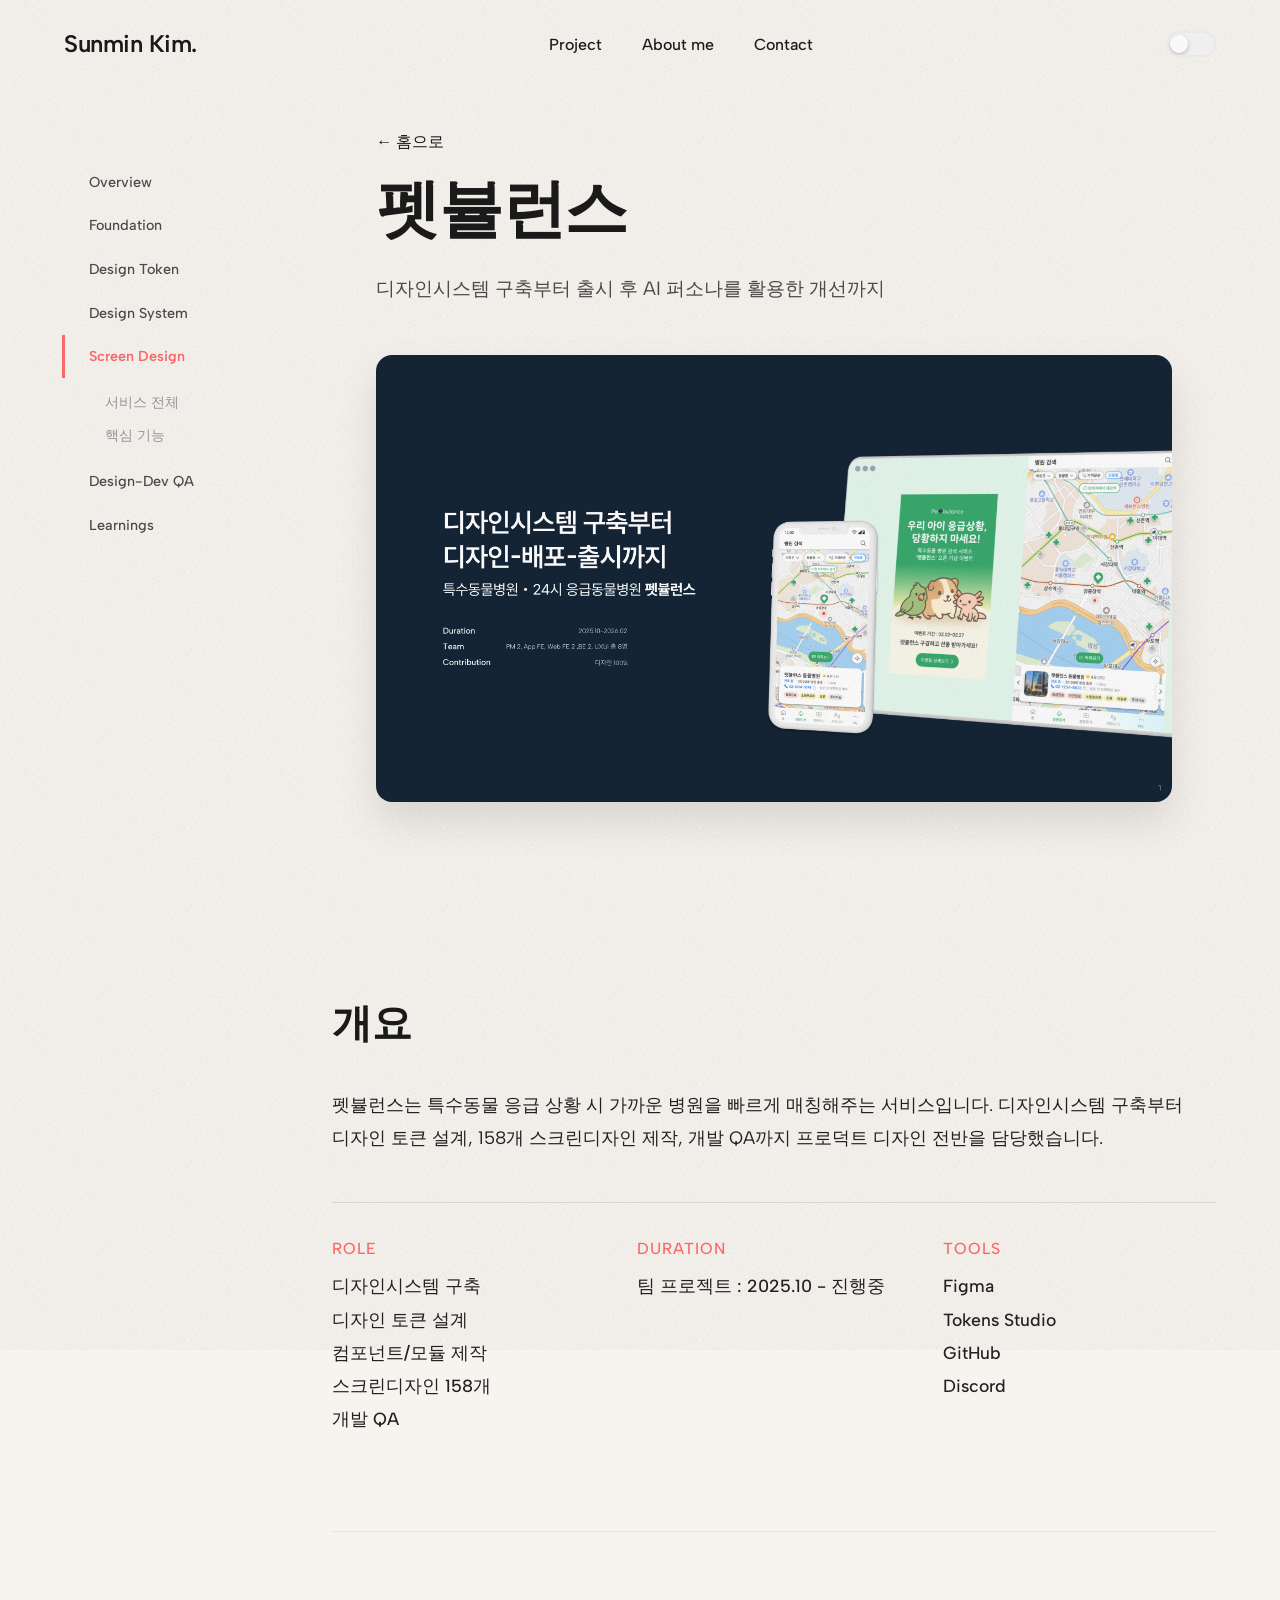
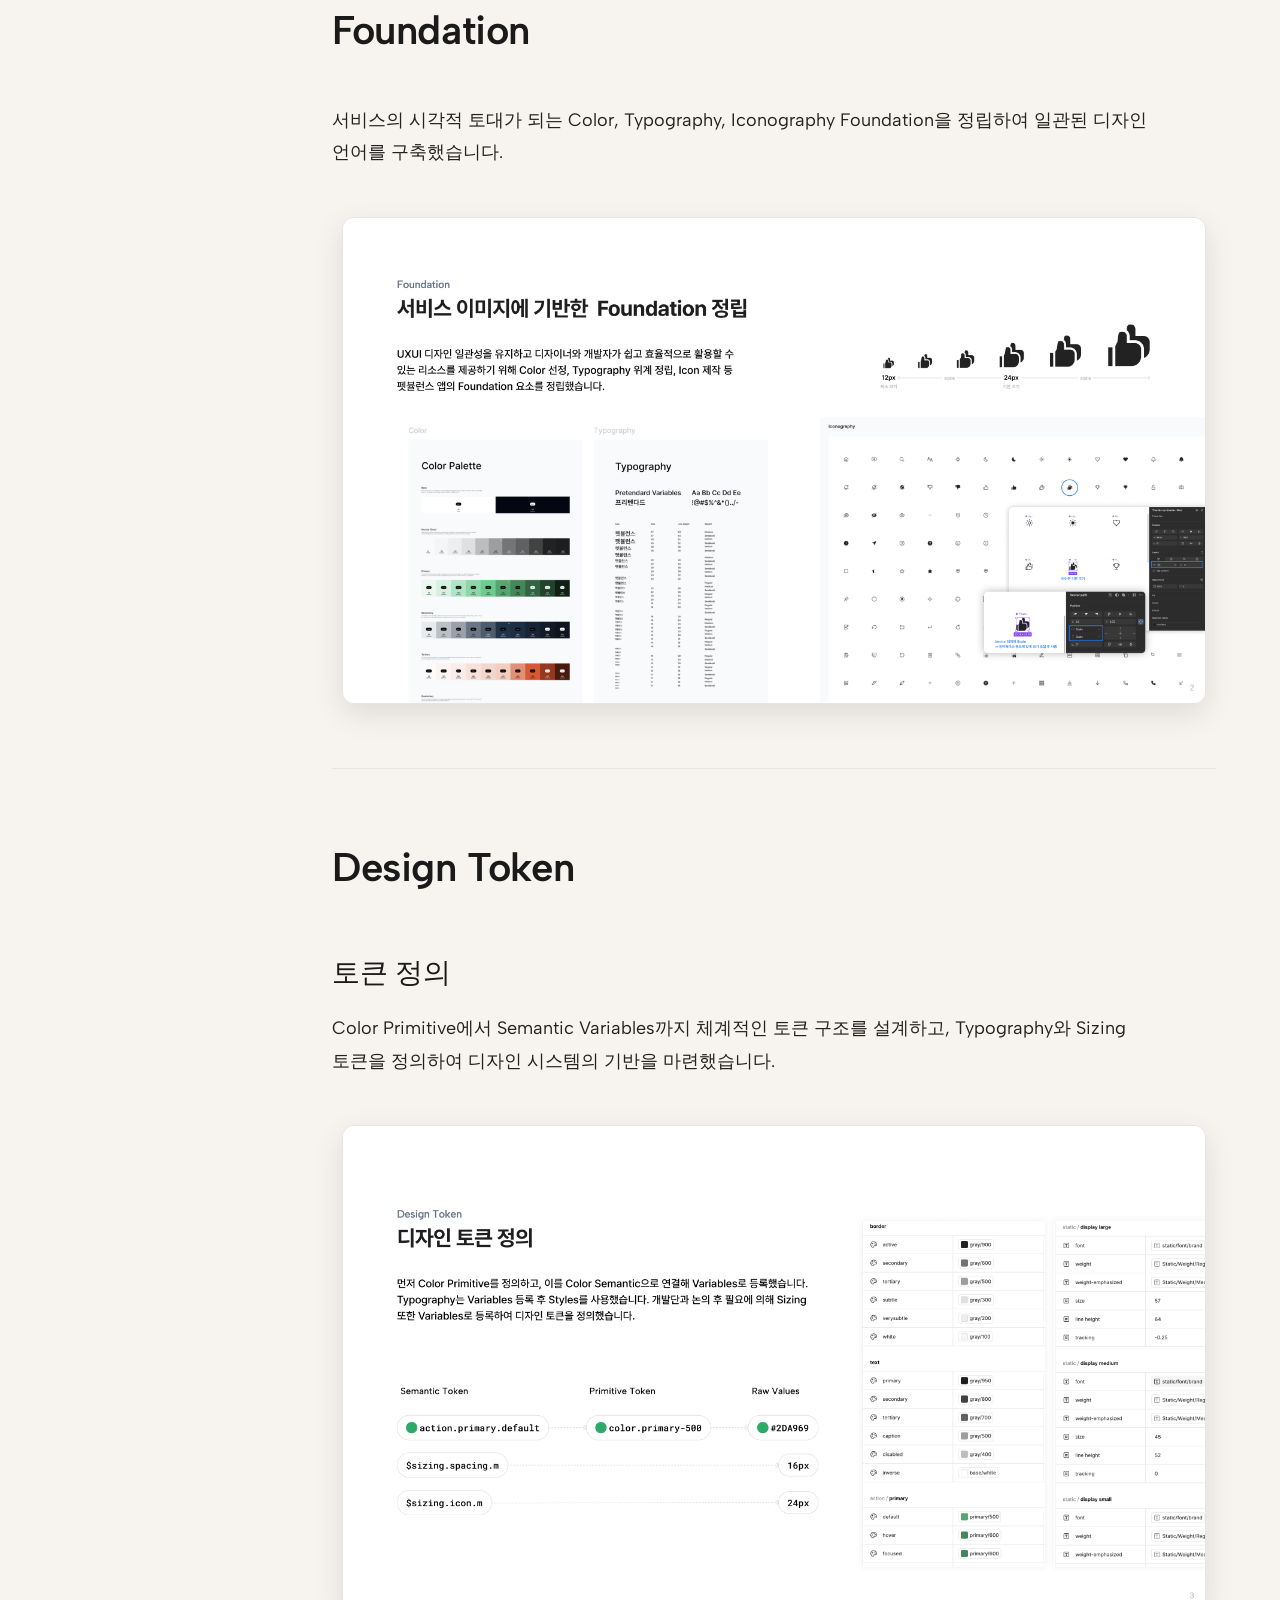
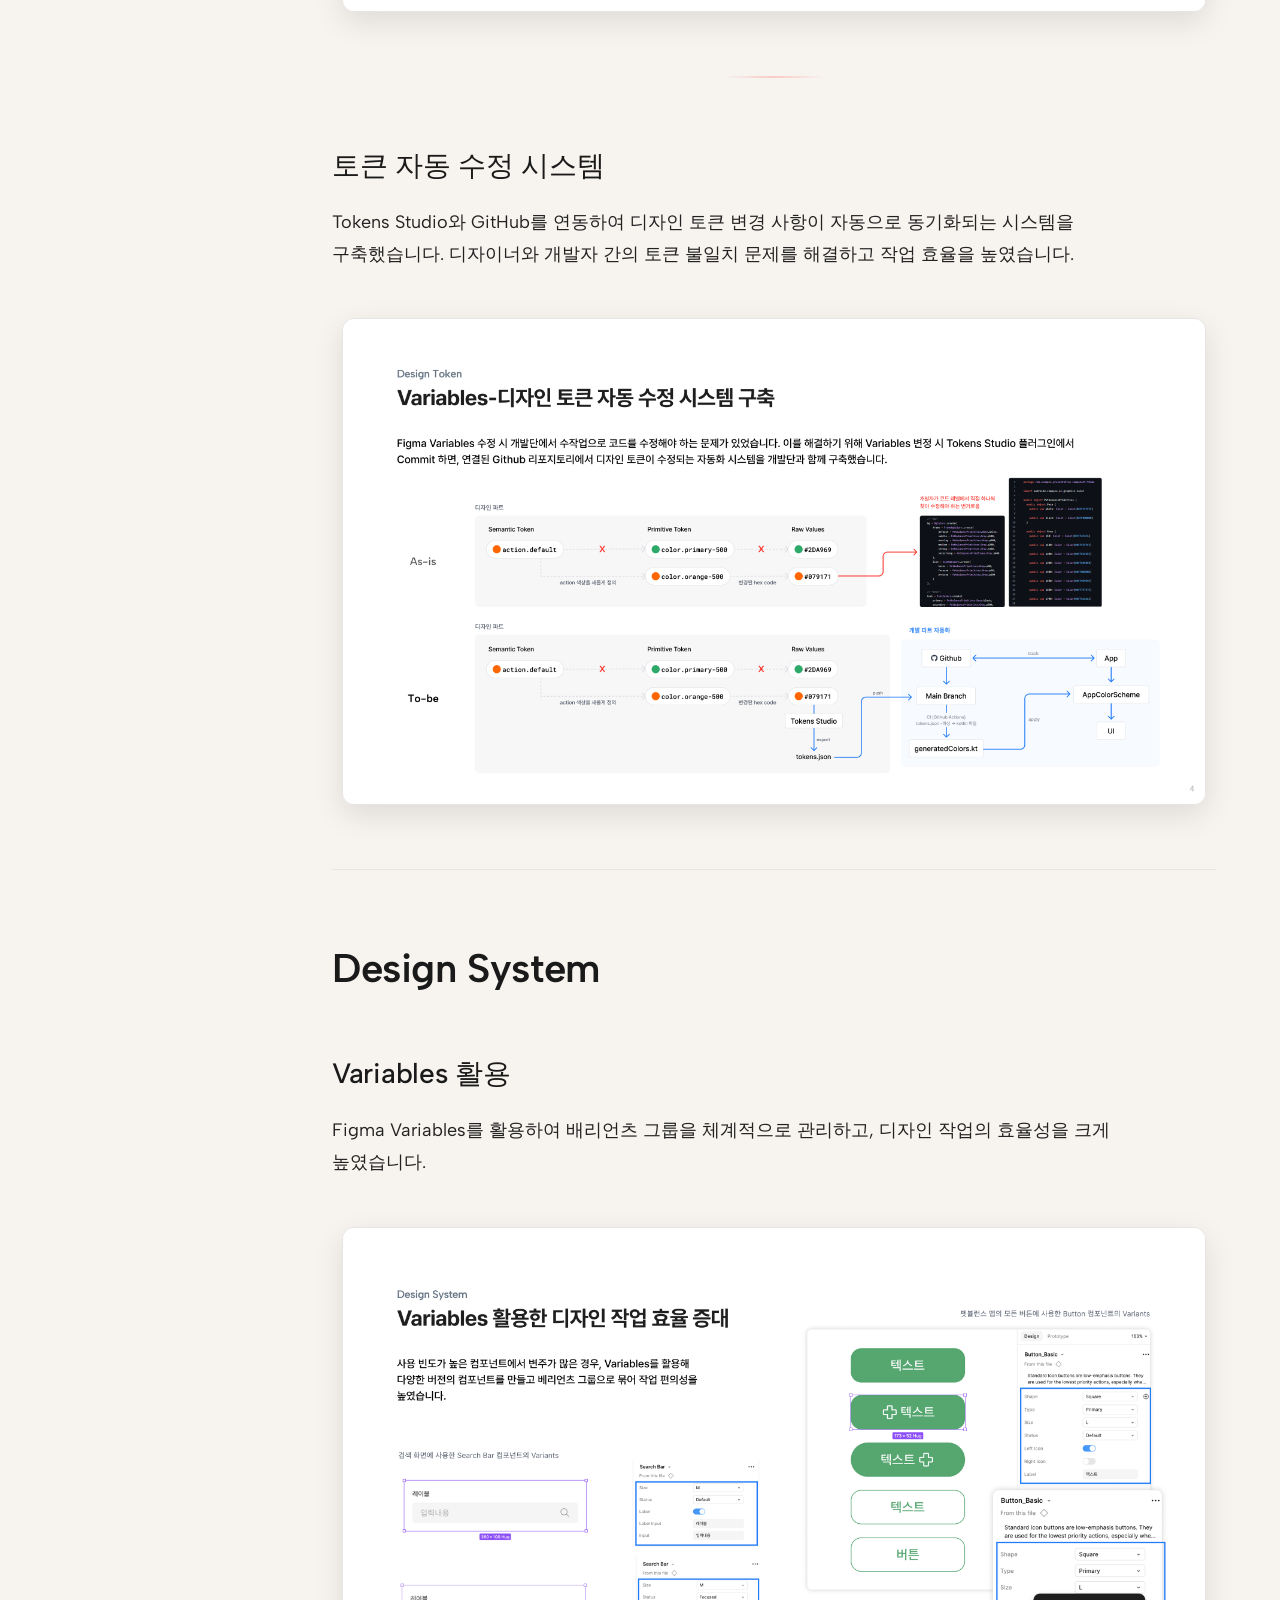
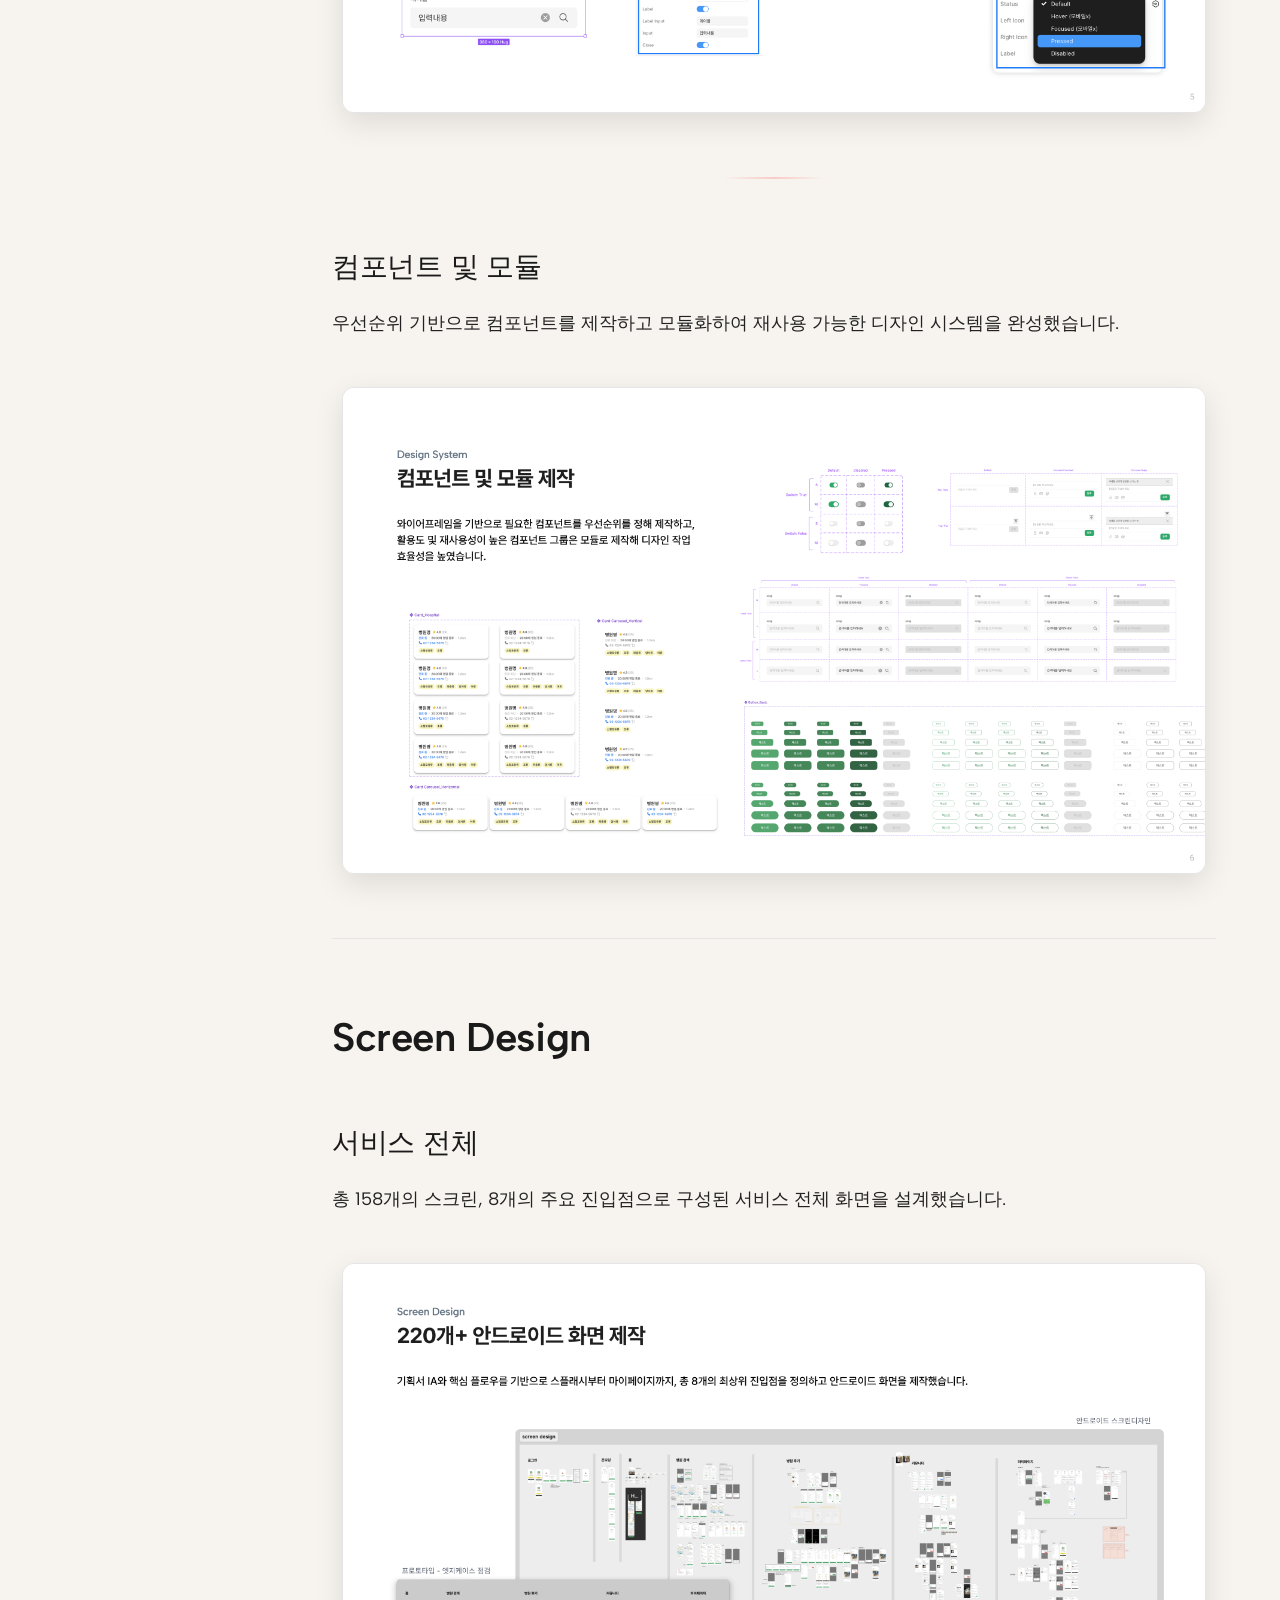
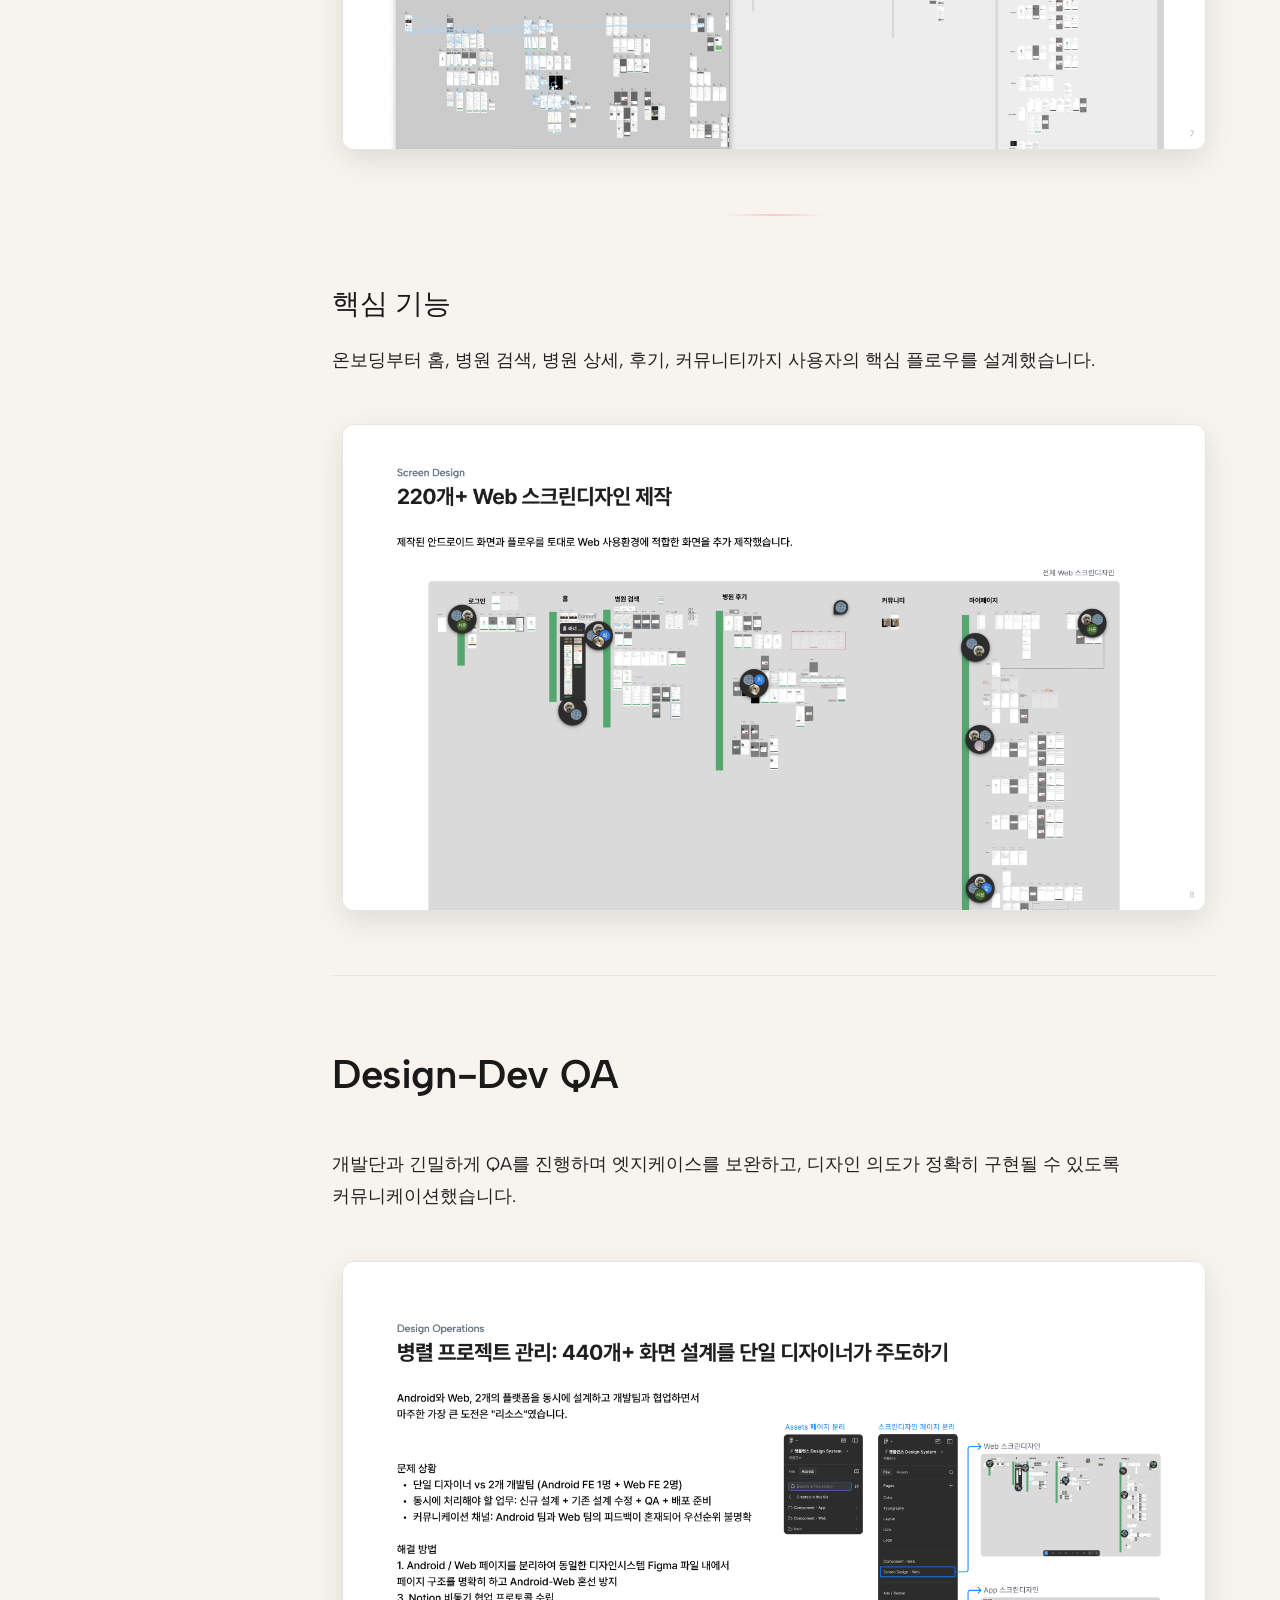
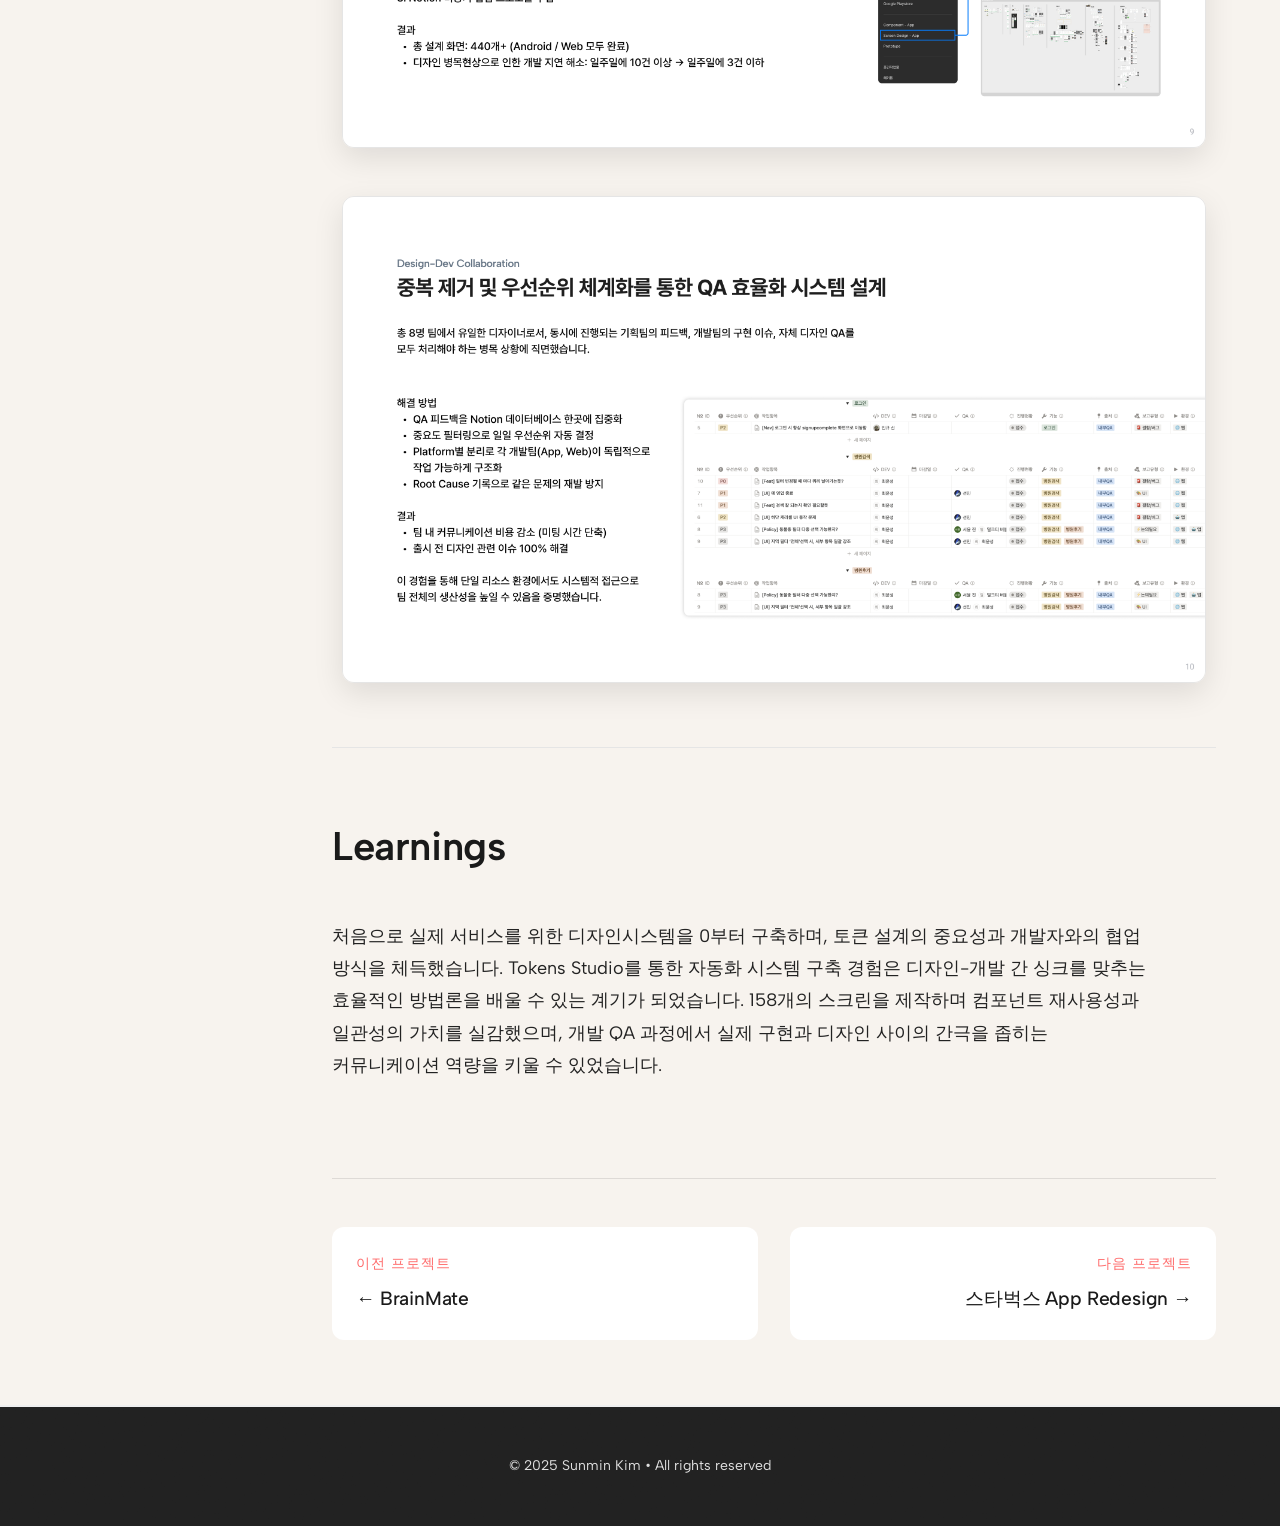
<file: petbulance.html>
<!DOCTYPE html>
<html lang="ko">

<head>
    <meta charset="UTF-8">
    <meta http-equiv="X-UA-Compatible" content="IE=edge">
    <meta name="viewport" content="width=device-width, initial-scale=1.0">
    <title>펫뷸런스: 특수동물 응급 병원 매칭 서비스 | Sunmin Kim</title>
    <meta name="description" content="디자인시스템 구축부터 디자인 토큰 설계, 158개 스크린디자인, 개발 QA까지. 특수동물 응급 병원 매칭 서비스 펫뷸런스 프로덕트 디자인.">
    <meta property="og:title" content="펫뷸런스: 특수동물 응급 병원 매칭 서비스 | Sunmin Kim">
    <meta property="og:description" content="디자인시스템 구축부터 출시 후 AI 퍼소나를 활용한 개선까지">
    <meta property="og:image" content="petbulance/hero.png">
    <meta property="og:type" content="article">
    <link rel="icon" href="data:image/svg+xml,<svg xmlns='http://www.w3.org/2000/svg' viewBox='0 0 100 100'><text y='.9em' font-size='90'>S</text></svg>">
    <link rel="stylesheet" href="./css/base.css">
    <link rel="stylesheet" href="./css/components.css">
    <link rel="stylesheet" href="./css/dark-mode.css">
    <link rel="stylesheet" href="./css/grain.css">
    <link rel="stylesheet" href="./style.css">
    <link href="https://fonts.googleapis.com/css2?family=Albert+Sans:wght@300;400;500;600&family=DM+Serif+Display&display=swap" rel="stylesheet">

    <!-- Prevent dark mode flash -->
    <script>
        (function () {
            const theme = localStorage.getItem('theme');
            if (theme === 'dark' || (!theme && window.matchMedia('(prefers-color-scheme: dark)').matches)) {
                document.documentElement.classList.add('dark-mode-loading');
                document.body.classList.add('dark-mode');
            }
        })();
    </script>

    <style>
        /* Prevent flash during page load */
        .dark-mode-loading {
            background-color: #121212 !important;
            color: #e0e0e0 !important;
        }

        /* Smooth transitions for theme changes */
        * {
            transition: background-color 0.2s ease-in-out, color 0.2s ease-in-out, border-color 0.2s ease-in-out;
        }

        /* Disable transitions during page load to prevent flash */
        .preload * {
            transition: none !important;
        }
    </style>
</head>

<body class="preload">
    <!-- Grain texture SVG filter -->
    <svg style="display:none">
        <filter id="grain-filter">
            <feTurbulence type="fractalNoise" baseFrequency="0.65" numOctaves="4" stitchTiles="stitch"/>
            <feColorMatrix type="saturate" values="0"/>
        </filter>
    </svg>

    <!-- Navigation -->
    <nav class="nav-container">
        <div class="nav-content">
            <a href="index.html" class="logo">Sunmin Kim.</a>
            <ul class="nav-links">
                <li><a href="index.html#work">Project</a></li>
                <li><a href="index.html#about">About me</a></li>
                <li><a href="index.html#contact">Contact</a></li>
            </ul>
            <button id="theme-toggle" class="theme-toggle" aria-label="Toggle dark mode">
                <span class="sun-icon">☀️</span>
                <span class="moon-icon">🌙</span>
            </button>
        </div>
    </nav>

    <div class="project-container">
        <aside class="in-page-nav">
            <ul>
                <li><a href="#overview">Overview</a></li>
                <li><a href="#foundation">Foundation</a></li>
                <li><a href="#design-token">Design Token</a>
                    <ul>
                        <li><a href="#token-definition">토큰 정의</a></li>
                        <li><a href="#token-automation">토큰 자동 수정 시스템</a></li>
                    </ul>
                </li>
                <li><a href="#design-system">Design System</a>
                    <ul>
                        <li><a href="#variables">Variables 활용</a></li>
                        <li><a href="#components">컴포넌트 및 모듈</a></li>
                    </ul>
                </li>
                <li><a href="#screen-design">Screen Design</a>
                    <ul>
                        <li><a href="#screen-all">서비스 전체</a></li>
                        <li><a href="#screen-core">핵심 기능</a></li>
                    </ul>
                </li>
                <li><a href="#design-dev-qa">Design-Dev QA</a></li>
                <li><a href="#learnings">Learnings</a></li>
            </ul>
        </aside>

        <main class="project-main-content">
            <!-- Project Hero -->
            <section class="project-hero">
                <div class="project-hero-content">
                    <div class="project-meta">
                        <a href="index.html#work" class="back-link">← 홈으로</a>
                    </div>
                    <h1>펫뷸런스</h1>
                    <p class="project-subtitle">디자인시스템 구축부터 출시 후 AI 퍼소나를 활용한 개선까지</p>

                    <div class="project-image-hero">
                        <img src="petbulance/hero.png" alt="펫뷸런스 앱 메인 화면">
                    </div>
                </div>
            </section>

            <!-- Project Details -->
            <section class="project-details">
                <div class="project-content">
                    <div id="overview" class="project-overview">
                        <h2>개요</h2>
                        <p>펫뷸런스는 특수동물 응급 상황 시 가까운 병원을 빠르게 매칭해주는 서비스입니다. 디자인시스템 구축부터 디자인 토큰 설계, 158개 스크린디자인 제작, 개발 QA까지 프로덕트 디자인 전반을 담당했습니다.</p>

                        <div class="project-specs">
                            <div class="spec-item">
                                <h3>Role</h3>
                                <p>디자인시스템 구축</p>
                                <p>디자인 토큰 설계</p>
                                <p>컴포넌트/모듈 제작</p>
                                <p>스크린디자인 158개</p>
                                <p>개발 QA</p>
                            </div>
                            <div class="spec-item">
                                <h3>Duration</h3>
                                <p>팀 프로젝트 : 2025.10 - 진행중</p>
                            </div>
                            <div class="spec-item">
                                <h3>Tools</h3>
                                <p>Figma</p>
                                <p>Tokens Studio</p>
                                <p>GitHub</p>
                                <p>Discord</p>
                            </div>
                        </div>
                    </div>

                    <div id="foundation" class="project-section">
                        <h2>Foundation</h2>
                        <p>서비스의 시각적 토대가 되는 Color, Typography, Iconography Foundation을 정립하여 일관된 디자인 언어를 구축했습니다.</p>
                        <figure>
                            <img class="img-main" src="petbulance/장표/portfolio1.png" alt="펫뷸런스 Foundation - Color, Typography, Iconography 정립" loading="lazy">
                        </figure>
                    </div>

                    <div id="design-token" class="project-section">
                        <h2>Design Token</h2>

                        <h3 id="token-definition">토큰 정의</h3>
                        <p>Color Primitive에서 Semantic Variables까지 체계적인 토큰 구조를 설계하고, Typography와 Sizing 토큰을 정의하여 디자인 시스템의 기반을 마련했습니다.</p>
                        <figure>
                            <img class="img-main" src="petbulance/장표/portfolio2.png" alt="펫뷸런스 디자인 토큰 정의 - Color, Typography, Sizing 토큰 구조" loading="lazy">
                        </figure>
                        <div class="h3-separator"></div>

                        <h3 id="token-automation">토큰 자동 수정 시스템</h3>
                        <p>Tokens Studio와 GitHub를 연동하여 디자인 토큰 변경 사항이 자동으로 동기화되는 시스템을 구축했습니다. 디자이너와 개발자 간의 토큰 불일치 문제를 해결하고 작업 효율을 높였습니다.</p>
                        <figure>
                            <img class="img-main" src="petbulance/장표/portfolio3.png" alt="Tokens Studio와 GitHub 자동 동기화 시스템" loading="lazy">
                        </figure>
                    </div>

                    <div id="design-system" class="project-section">
                        <h2>Design System</h2>

                        <h3 id="variables">Variables 활용</h3>
                        <p>Figma Variables를 활용하여 배리언츠 그룹을 체계적으로 관리하고, 디자인 작업의 효율성을 크게 높였습니다.</p>
                        <figure>
                            <img class="img-main" src="petbulance/장표/portfolio4.png" alt="Figma Variables로 배리언츠 그룹 관리 및 작업 효율 증대" loading="lazy">
                        </figure>
                        <div class="h3-separator"></div>

                        <h3 id="components">컴포넌트 및 모듈</h3>
                        <p>우선순위 기반으로 컴포넌트를 제작하고 모듈화하여 재사용 가능한 디자인 시스템을 완성했습니다.</p>
                        <figure>
                            <img class="img-main" src="petbulance/장표/portfolio5.png" alt="우선순위 기반 컴포넌트 제작 및 모듈화" loading="lazy">
                        </figure>
                    </div>

                    <div id="screen-design" class="project-section">
                        <h2>Screen Design</h2>

                        <h3 id="screen-all">서비스 전체</h3>
                        <p>총 158개의 스크린, 8개의 주요 진입점으로 구성된 서비스 전체 화면을 설계했습니다.</p>
                        <figure>
                            <img class="img-main" src="petbulance/장표/portfolio6.png" alt="펫뷸런스 서비스 전체 스크린 - 158개 화면, 8개 진입점" loading="lazy">
                        </figure>
                        <div class="h3-separator"></div>

                        <h3 id="screen-core">핵심 기능</h3>
                        <p>온보딩부터 홈, 병원 검색, 병원 상세, 후기, 커뮤니티까지 사용자의 핵심 플로우를 설계했습니다.</p>
                        <figure>
                            <img class="img-main" src="petbulance/장표/portfolio7.png" alt="핵심 기능 플로우 - 온보딩, 홈, 병원검색, 상세, 후기, 커뮤니티" loading="lazy">
                        </figure>
                    </div>

                    <div id="design-dev-qa" class="project-section">
                        <h2>Design-Dev QA</h2>
                        <p>개발단과 긴밀하게 QA를 진행하며 엣지케이스를 보완하고, 디자인 의도가 정확히 구현될 수 있도록 커뮤니케이션했습니다.</p>
                        <figure>
                            <img class="img-main" src="petbulance/장표/portfolio8.png" alt="개발단과 QA 진행 - 엣지케이스 보완" loading="lazy">
                        </figure>
                        <figure>
                            <img class="img-main" src="petbulance/장표/portfolio9.png" alt="Design-Dev QA 추가 사례" loading="lazy">
                        </figure>
                    </div>

                    <div id="learnings" class="project-section">
                        <h2>Learnings</h2>
                        <p>처음으로 실제 서비스를 위한 디자인시스템을 0부터 구축하며, 토큰 설계의 중요성과 개발자와의 협업 방식을 체득했습니다. Tokens Studio를 통한 자동화 시스템 구축 경험은 디자인-개발 간 싱크를 맞추는 효율적인 방법론을 배울 수 있는 계기가 되었습니다. 158개의 스크린을 제작하며 컴포넌트 재사용성과 일관성의 가치를 실감했으며, 개발 QA 과정에서 실제 구현과 디자인 사이의 간극을 좁히는 커뮤니케이션 역량을 키울 수 있었습니다.</p>
                    </div>
                </div>

                <div class="project-navigation">
                    <a href="brainmate.html" class="nav-project prev">
                        <span>이전 프로젝트</span>
                        <h3>← BrainMate</h3>
                    </a>
                    <a href="starbucks.html" class="nav-project">
                        <span>다음 프로젝트</span>
                        <h3>스타벅스 App Redesign →</h3>
                    </a>
                </div>
            </section>
        </main>
    </div>

    <footer>
        <p>© 2025 Sunmin Kim • All rights reserved</p>
    </footer>

    <script src="./script.js"></script>
</body>

</html>
</file>
<file: css/base.css>
/* CSS Reset and Base Styles */
:root {
    /* Color System */
    --primary-50: #fef2f2;
    --primary-100: #fed7d7;
    --primary-200: #feb2b2;
    --primary-300: #fc8181;
    --primary-500: #FF6B6B;
    --primary-600: #e53e3e;
    --primary-700: #c53030;
    --primary-800: #9b2c2c;
    --primary-900: #742a2a;
    
    --secondary-50: #f0fdfa;
    --secondary-500: #4ECDC4;
    --secondary-600: #319795;
    
    --neutral-50: #fafafa;
    --neutral-100: #f5f5f5;
    --neutral-200: #efefef;
    --neutral-800: #222222;
    --neutral-900: #1a1a1a;
    
    /* Dark mode colors - WCAG AA compliant */
    --dark-bg-primary: #121212;     /* Contrast ratio: 15.8:1 */
    --dark-bg-secondary: #1e1e1e;   /* Contrast ratio: 12.6:1 */
    --dark-bg-elevated: #2d2d2d;    /* Contrast ratio: 8.5:1 */
    --dark-text-primary: #ffffff;   /* Contrast ratio: 21:1 */
    --dark-text-secondary: #b3b3b3; /* Contrast ratio: 7.1:1 */
    --dark-text-muted: #8a8a8a;     /* Contrast ratio: 4.5:1 */
    --dark-border: #3a3a3a;         /* Subtle border for dark mode */
    --dark-accent-primary: #ff8a8a; /* Accessible accent in dark mode */
    --dark-accent-secondary: #5ed9d1; /* Accessible secondary accent */
    
    /* Typography Scale */
    --text-xs: 0.75rem;
    --text-sm: 0.875rem;
    --text-base: 1rem;
    --text-lg: 1.125rem;
    --text-xl: 1.25rem;
    --text-2xl: 1.5rem;
    --text-3xl: 1.875rem;
    --text-4xl: 2.25rem;
    --text-5xl: 3rem;
    
    /* Spacing System (4pt grid) */
    --space-1: 0.25rem;
    --space-2: 0.5rem;
    --space-3: 0.75rem;
    --space-4: 1rem;
    --space-6: 1.5rem;
    --space-8: 2rem;
    --space-12: 3rem;
    --space-16: 4rem;
    --space-20: 5rem;
    
    /* Border Radius */
    --radius-sm: 0.25rem;
    --radius-md: 0.5rem;
    --radius-lg: 1rem;
    --radius-xl: 1.5rem;
    
    /* Shadows */
    --shadow-sm: 0 1px 2px 0 rgb(0 0 0 / 0.05);
    --shadow-md: 0 4px 6px -1px rgb(0 0 0 / 0.1);
    --shadow-lg: 0 10px 15px -3px rgb(0 0 0 / 0.1);
    
    /* Transitions */
    --transition-fast: 0.15s cubic-bezier(0.4, 0, 0.2, 1);
    --transition-base: 0.3s cubic-bezier(0.4, 0, 0.2, 1);
    --transition-slow: 0.5s cubic-bezier(0.4, 0, 0.2, 1);

    /* Spring / Bounce Easing */
    --spring-easing: cubic-bezier(.34, 1.56, .64, 1);
    --spring-easing-subtle: cubic-bezier(.34, 1.3, .64, 1);

    /* Vibrant Card Accent Colors */
    --card-accent-1: #FF6B6B;
    --card-accent-2: #4ECDC4;
    --card-accent-3: #FFE566;
    --card-accent-4: #C9B8FF;

    /* Warm Background */
    --bg-warm: #F7F3EE;
}

/* CSS Reset */
*, *::before, *::after {
    margin: 0;
    padding: 0;
    box-sizing: border-box;
}

html {
    scroll-behavior: smooth;
}

body {
    font-family: 'Albert Sans', sans-serif;
    background-color: var(--neutral-200);
    color: var(--neutral-800);
    line-height: 1.6;
    -webkit-font-smoothing: antialiased;
    -moz-osx-font-smoothing: grayscale;
}

/* Typography */
h1 {
    font-size: clamp(var(--text-3xl), 4vw, var(--text-5xl));
    font-weight: 600;
    line-height: 1.3;
    margin: var(--space-4) 0;
}

h2 {
    font-size: clamp(var(--text-2xl), 3vw, var(--text-4xl));
    font-weight: 500;
    margin-bottom: var(--space-6);
}

h3 {
    font-size: clamp(var(--text-lg), 2vw, var(--text-2xl));
    font-weight: 500;
    margin: var(--space-8) 0 var(--space-4);
}

h4 {
    font-size: var(--text-lg);
    font-weight: 500;
    margin: var(--space-4) 0 var(--space-2);
}

p {
    margin-bottom: var(--space-4);
    color: var(--neutral-800);
}

a {
    text-decoration: none;
    color: inherit;
}

img {
    max-width: 100%;
    height: auto;
}

/* Accessibility */
@media (prefers-reduced-motion: reduce) {
    * {
        animation-duration: 0.01ms !important;
        animation-iteration-count: 1 !important;
        transition-duration: 0.01ms !important;
    }
}

/* Focus styles */
:focus-visible {
    outline: 2px solid var(--primary-500);
    outline-offset: 2px;
}
</file>
<file: css/components.css>
/* Button Components */
.btn {
    display: inline-flex;
    align-items: center;
    justify-content: center;
    border: none;
    border-radius: var(--radius-md);
    font-family: inherit;
    font-weight: 500;
    text-decoration: none;
    cursor: pointer;
    transition: background-color var(--transition-fast), 
                transform var(--transition-fast),
                box-shadow var(--transition-fast);
}

.btn:focus-visible {
    outline: 2px solid var(--primary-500);
    outline-offset: 2px;
}

/* Button Variants */
.btn--primary {
    background: linear-gradient(135deg, var(--primary-500), var(--primary-600));
    color: white;
    box-shadow: var(--shadow-md);
}

.btn--primary:hover {
    transform: translateY(-2px);
    box-shadow: var(--shadow-lg);
}

.btn--secondary {
    background: var(--neutral-100);
    color: var(--neutral-800);
    border: 1px solid var(--neutral-200);
}

.btn--secondary:hover {
    background: var(--neutral-50);
    transform: translateY(-1px);
}

/* Button Sizes */
.btn--sm {
    padding: var(--space-2) var(--space-4);
    font-size: var(--text-sm);
}

.btn--md {
    padding: var(--space-3) var(--space-6);
    font-size: var(--text-base);
}

.btn--lg {
    padding: var(--space-4) var(--space-8);
    font-size: var(--text-lg);
}

/* Legacy button class (for compatibility) */
.primary-button {
    @extend .btn, .btn--primary, .btn--md;
    background: linear-gradient(135deg, var(--primary-500), var(--primary-600));
    color: white;
    padding: var(--space-3) var(--space-8);
    border-radius: var(--radius-lg);
    font-weight: 500;
    box-shadow: var(--shadow-md);
    transition: transform var(--transition-fast), box-shadow var(--transition-fast);
}

.primary-button:hover {
    transform: translateY(-2px);
    box-shadow: var(--shadow-lg);
}

/* Navigation Component */
.nav-container {
    padding: var(--space-6) var(--space-20);
    position: fixed;
    width: 100%;
    top: 0;
    z-index: 800;
    background: rgba(239, 239, 239, 0.95);
    backdrop-filter: blur(10px);
    -webkit-backdrop-filter: blur(10px);
}

.nav-content {
    max-width: 1400px;
    margin: 0 auto;
    display: flex;
    justify-content: space-between;
    align-items: center;
}

.logo {
    font-size: var(--text-2xl);
    font-weight: 600;
    text-decoration: none;
    color: var(--neutral-800);
    letter-spacing: -0.5px;
}

.nav-links {
    display: flex;
    gap: var(--space-8);
    list-style: none;
}

.nav-links a {
    color: var(--neutral-800);
    font-weight: 500;
    text-decoration: none;
    transition: color var(--transition-fast);
}

.nav-links a:hover {
    color: var(--primary-500);
}

/* Project Card Component */
.project-card {
    background: white;
    border-radius: var(--radius-xl);
    overflow: hidden;
    transition: transform var(--transition-base), box-shadow var(--transition-base);
    box-shadow: var(--shadow-sm);
}

.project-card:hover {
    transform: translateY(-8px);
    box-shadow: var(--shadow-lg);
}

.project-image img {
    width: 100%;
    height: 240px;
    object-fit: cover;
    transition: transform var(--transition-slow);
}

.project-card:hover .project-image img {
    transform: scale(1.05);
}

.project-info {
    padding: var(--space-8);
}

.project-category {
    font-size: var(--text-sm);
    color: var(--primary-500);
    text-transform: uppercase;
    letter-spacing: 1px;
    font-weight: 500;
    margin-bottom: var(--space-2);
}

.project-info h3 {
    margin: var(--space-2) 0;
    font-size: var(--text-xl);
}

.view-project {
    display: inline-flex;
    align-items: center;
    gap: var(--space-2);
    margin-top: var(--space-6);
    color: var(--neutral-800);
    text-decoration: none;
    font-weight: 500;
    transition: color var(--transition-fast);
}

.view-project:hover {
    color: var(--primary-500);
}

.arrow {
    transition: transform var(--transition-fast);
}

.view-project:hover .arrow {
    transform: translateX(4px);
}

/* Tool/Skill Component */
.tool-item {
    display: flex;
    justify-content: space-between;
    align-items: center;
    margin-bottom: var(--space-4);
    padding: var(--space-3);
    background: var(--neutral-50);
    border-radius: var(--radius-md);
    transition: background-color var(--transition-fast);
}

.tool-item:hover {
    background: white;
}

.tool-bar {
    height: 4px;
    background: var(--neutral-200);
    border-radius: var(--radius-sm);
    width: 100px;
    position: relative;
    overflow: hidden;
}

.tool-bar::after {
    content: '';
    position: absolute;
    left: 0;
    top: 0;
    height: 100%;
    background: linear-gradient(90deg, var(--primary-500), var(--secondary-500));
    border-radius: var(--radius-sm);
    width: var(--level, 0%);
    transition: width var(--transition-slow);
}

.tool-bar[data-level="95"]::after { width: 95%; }
.tool-bar[data-level="80"]::after { width: 80%; }
.tool-bar[data-level="75"]::after { width: 75%; }
.tool-bar[data-level="70"]::after { width: 70%; }

/* Email Copy Button */
.email-copy-btn {
    display: inline-flex;
    align-items: center;
    gap: var(--space-2);
    padding: var(--space-2) var(--space-4);
    margin: var(--space-4) 0;
    background: var(--neutral-100);
    border: 1px solid var(--neutral-200);
    border-radius: var(--radius-md);
    color: var(--neutral-800);
    font-family: inherit;
    font-size: var(--text-sm);
    cursor: pointer;
    transition: all var(--transition-fast);
    position: relative;
    overflow: hidden;
}

.email-copy-btn::before {
    content: '';
    position: absolute;
    top: 0;
    left: -100%;
    width: 100%;
    height: 100%;
    background: linear-gradient(90deg, 
        transparent, 
        rgba(255, 255, 255, 0.6), 
        transparent
    );
    transition: left 0.6s ease;
}

.email-copy-btn:hover::before {
    left: 100%;
}

.email-copy-btn:hover {
    background: var(--neutral-50);
    border-color: var(--primary-500);
    transform: translateY(-1px);
}

.email-copy-btn:active {
    transform: translateY(0);
}

.email-copy-btn.copied {
    background: var(--primary-100);
    color: var(--primary-700);
    border-color: var(--primary-300);
    animation: shimmerSuccess 0.8s ease;
}

@keyframes shimmerSuccess {
    0% {
        background: var(--primary-100);
        box-shadow: 0 0 5px rgba(255, 107, 107, 0.3);
    }
    50% {
        background: var(--primary-200);
        box-shadow: 0 0 15px rgba(255, 107, 107, 0.6);
    }
    100% {
        background: var(--primary-100);
        box-shadow: 0 0 5px rgba(255, 107, 107, 0.3);
    }
}

.email-copy-btn.copied::before {
    background: linear-gradient(90deg, 
        transparent, 
        rgba(255, 255, 255, 0.8), 
        transparent
    );
    left: 100%;
}

/* Social Links Component */
.social-links {
    display: flex;
    gap: var(--space-4);
    margin-top: var(--space-4);
}

.social-link {
    display: flex;
    align-items: center;
    gap: var(--space-2);
    color: var(--neutral-800);
    font-weight: 500;
    text-decoration: none;
    padding: var(--space-2) var(--space-4);
    border-radius: var(--radius-md);
    transition: background-color var(--transition-fast), color var(--transition-fast);
}

.social-icon {
    width: 18px;
    height: 18px;
    flex-shrink: 0;
}

.social-link:hover {
    background: var(--neutral-100);
    color: var(--primary-500);
}

/* Brand-specific hover colors */
.social-link[href*="linkedin"]:hover {
    color: #0077b5;
}

.social-link[href*="github"]:hover {
    color: #333;
}

.social-link[href*="notion"]:hover {
    color: #000;
}

/* Contact Buttons */
.contact-buttons {
    display: flex;
    flex-direction: column;
    gap: var(--space-4);
    align-items: flex-start;
    margin-top: var(--space-8);
}

/* Back Link Component */
.back-link {
    color: var(--neutral-800);
    text-decoration: none;
    font-weight: 500;
    transition: color var(--transition-fast);
}

.back-link:hover {
    color: var(--primary-500);
}

/* Timeline Component */
.timeline {
    list-style: none;
    position: relative;
    padding-left: var(--space-8);
}

.timeline::before {
    content: '';
    position: absolute;
    left: var(--space-4);
    top: 0;
    bottom: 0;
    width: 2px;
    background: var(--neutral-200);
}

.timeline li {
    position: relative;
    margin-bottom: var(--space-8);
    display: flex;
    gap: var(--space-4);
}

.timeline li::before {
    content: '';
    position: absolute;
    left: calc(-1 * var(--space-8) + var(--space-3));
    top: var(--space-2);
    width: 10px;
    height: 10px;
    border-radius: 50%;
    background: var(--primary-500);
}

.date {
    font-size: var(--text-sm);
    font-weight: 500;
    color: var(--primary-500);
    min-width: 120px;
}

.timeline-content h4 {
    margin: 0 0 var(--space-1) 0;
    font-size: var(--text-base);
}

.timeline-content p {
    margin: 0;
    color: var(--neutral-800);
    font-size: var(--text-sm);
}

/* Theme Toggle Button */
.theme-toggle {
    position: relative;
    width: 50px;
    height: 26px;
    background: var(--neutral-100);
    border: 2px solid var(--neutral-200);
    border-radius: 50px;
    cursor: pointer;
    transition: all var(--transition-base);
    display: flex;
    align-items: center;
    justify-content: space-between;
    padding: 0 2px;
    overflow: hidden;
}

.theme-toggle:hover {
    border-color: var(--primary-500);
    box-shadow: 0 0 0 2px rgba(255, 107, 107, 0.1);
}

.theme-toggle:focus-visible {
    outline: none;
    border-color: var(--primary-500);
    box-shadow: 0 0 0 4px rgba(255, 107, 107, 0.2);
}

.theme-toggle::before {
    content: '';
    position: absolute;
    top: 2px;
    left: 2px;
    width: 18px;
    height: 18px;
    background: white;
    border-radius: 50%;
    box-shadow: 0 2px 4px rgba(0, 0, 0, 0.2);
    transition: transform var(--transition-base), background-color var(--transition-base);
    z-index: 1;
}

.sun-icon,
.moon-icon {
    font-size: 12px;
    transition: opacity var(--transition-fast);
    z-index: 0;
}

.sun-icon {
    opacity: 1;
}

.moon-icon {
    opacity: 0.3;
}

/* Dark mode styles for toggle */
body.dark-mode .theme-toggle {
    background: var(--dark-bg-elevated);
    border-color: var(--dark-border);
}

body.dark-mode .theme-toggle::before {
    transform: translateX(24px);
    background: var(--dark-text-primary);
}

body.dark-mode .sun-icon {
    opacity: 0.3;
}

body.dark-mode .moon-icon {
    opacity: 1;
}

body.dark-mode .theme-toggle:hover {
    border-color: var(--dark-accent-primary);
    box-shadow: 0 0 0 2px rgba(255, 138, 138, 0.1);
}

body.dark-mode .theme-toggle:focus-visible {
    border-color: var(--dark-accent-primary);
    box-shadow: 0 0 0 4px rgba(255, 138, 138, 0.2);
}

/* Project Status Badge */
.project-status {
    display: inline-block;
    padding: var(--space-1) var(--space-3);
    font-size: var(--text-xs);
    font-weight: 600;
    border-radius: var(--radius-full);
    text-transform: uppercase;
    letter-spacing: 0.5px;
    margin-left: var(--space-3);
    vertical-align: middle;
}

.project-status[data-status="완료"] {
    background-color: var(--primary-100);
    color: var(--primary-700);
}

.project-status[data-status="진행 중"] {
    background-color: var(--secondary-100, #fff5e6); /* Fallback color */
    color: var(--secondary-700, #996a13);      /* Fallback color */
    animation: pulse-light 2s infinite;
}

/* Dark mode for status badges */
body.dark-mode .project-status[data-status="완료"] {
    background-color: var(--dark-accent-primary-translucent, rgba(80, 255, 172, 0.1));
    color: var(--dark-accent-primary, #50ffac);
}

body.dark-mode .project-status[data-status="진행 중"] {
    background-color: var(--dark-accent-secondary-translucent, rgba(255, 215, 138, 0.1));
    color: var(--dark-accent-secondary, #ffd78a);
    animation: pulse-dark 2s infinite;
}


/* Animation Keyframes */
@keyframes pulse-light {
  0% {
    box-shadow: 0 0 0 0 rgba(153, 106, 19, 0.4);
  }
  70% {
    box-shadow: 0 0 0 7px rgba(153, 106, 19, 0);
  }
  100% {
    box-shadow: 0 0 0 0 rgba(153, 106, 19, 0);
  }
}

@keyframes pulse-dark {
  0% {
    box-shadow: 0 0 0 0 rgba(255, 215, 138, 0.4);
  }
  70% {
    box-shadow: 0 0 0 7px rgba(255, 215, 138, 0);
  }
  100% {
    box-shadow: 0 0 0 0 rgba(255, 215, 138, 0);
  }
}
</file>
<file: css/dark-mode.css>
/* Dark Mode Styles */
body.dark-mode {
    background-color: var(--dark-bg-primary);
    color: var(--dark-text-primary);
}

/* Navigation in Dark Mode */
.dark-mode .nav-container {
    background: rgba(18, 18, 18, 0.95);
    backdrop-filter: blur(15px);
    -webkit-backdrop-filter: blur(15px);
    border-bottom: 1px solid var(--dark-border);
}

/* Hero Section */
.dark-mode .hero-section {
    background-color: var(--dark-bg-primary);
    color: var(--dark-text-primary);
}

.dark-mode .hero-content h1 {
    color: var(--dark-text-primary);
}

.dark-mode .subtitle {
    color: var(--dark-text-secondary);
}

.dark-mode .greeting {
    color: var(--dark-text-secondary);
}

.dark-mode .profile-image {
    border-color: var(--primary-500);
    box-shadow: 0 4px 12px rgba(0, 0, 0, 0.3);
}

/* Work Section */
.dark-mode .work-section {
    background-color: var(--dark-bg-primary);
    color: var(--dark-text-primary);
}

.dark-mode .project-card {
    background: var(--dark-bg-secondary);
    border: 1px solid var(--dark-border);
}

.dark-mode .project-card:hover {
    background: var(--dark-bg-elevated);
}

/* About Section */
.dark-mode .about-section {
    background-color: var(--dark-bg-primary);
}

.dark-mode .about-section::after {
    background: linear-gradient(to bottom, var(--dark-bg-primary), transparent);
}

.dark-mode .bio {
    color: var(--dark-text-secondary);
}

.dark-mode .tools-grid {
    background: var(--dark-bg-secondary);
}

/* Contact Section */
.dark-mode .contact-section {
    background-color: var(--dark-bg-primary);
}

.dark-mode .contact-content h2 {
    color: var(--dark-text-primary);
}

.dark-mode .contact-content p {
    color: var(--dark-text-secondary);
}

.dark-mode .logo {
    color: var(--dark-text-primary);
}

.dark-mode .nav-links a {
    color: var(--dark-text-primary);
}

.dark-mode .nav-links a:hover {
    color: var(--primary-500);
}

.dark-mode .nav-links a::after {
    background-color: var(--primary-500);
}

/* Project Page Elements */
.dark-mode .back-link {
    color: var(--dark-text-secondary);
}

.dark-mode .back-link:hover {
    color: var(--primary-500);
}

.dark-mode .project-category {
    color: var(--primary-500);
}

.dark-mode .project-subtitle {
    color: var(--dark-text-secondary);
}

.dark-mode .project-overview p {
    color: var(--dark-text-secondary);
}

/* Project Specifications */
.dark-mode .project-specs {
    background: var(--dark-bg-primary);
    border: none;
}

.dark-mode .spec-item h3 {
    color: var(--primary-500);
}

.dark-mode .spec-item p {
    color: var(--dark-text-secondary);
}

/* Lists and Content */
.dark-mode .feature-list li::before {
    color: var(--primary-500);
}

.dark-mode h1,
.dark-mode h2,
.dark-mode h3,
.dark-mode h4 {
    color: var(--dark-text-primary);
}

.dark-mode p {
    color: var(--dark-text-secondary);
}

/* Project Navigation */
.dark-mode .project-navigation {
    border-top: 1px solid var(--dark-border);
    background: var(--dark-bg-primary);
}

.dark-mode .nav-project {
    background: var(--dark-bg-secondary);
    color: var(--dark-text-primary);
    border: 1px solid var(--dark-border);
    transition: background-color var(--transition-base), 
                box-shadow var(--transition-base);
}

.dark-mode .nav-project:hover {
    background: #3a3a3a;
    box-shadow: 0 12px 24px rgba(0, 0, 0, 0.3);
}

.dark-mode .nav-project span {
    color: var(--primary-500);
}

.dark-mode .nav-project h3 {
    color: var(--dark-text-primary);
}

/* Images and Media */
.dark-mode .project-image-hero img {
    box-shadow: 0 20px 40px rgba(0, 0, 0, 0.4);
    border: 1px solid var(--dark-border);
}

.dark-mode .project-image img {
    border: 1px solid var(--dark-border);
}

/* Project images in dark mode - subtle default, prominent on hover */
.dark-mode .img-main {
    border: none;
    box-shadow: 0 0 8px rgba(255, 255, 255, 0.05);
    transition: box-shadow 0.3s ease, transform 0.3s ease;
}

.dark-mode .img-main:hover {
    box-shadow: 0 0 20px rgba(255, 255, 255, 0.15), 
                0 0 40px rgba(255, 255, 255, 0.08);
    transform: translateY(-2px);
}

/* Footer */
.dark-mode footer {
    background: var(--dark-bg-primary);
    color: var(--dark-text-secondary);
    border-top: 1px solid var(--dark-border);
}

/* Buttons in Dark Mode */
.dark-mode .primary-button {
    background: linear-gradient(135deg, var(--primary-500), var(--primary-600));
    color: white;
    box-shadow: 0 8px 20px rgba(255, 107, 107, 0.3);
}

.dark-mode .primary-button:hover {
    box-shadow: 0 12px 30px rgba(255, 107, 107, 0.4);
}

.dark-mode .btn--secondary {
    background: var(--dark-bg-secondary);
    color: var(--dark-text-primary);
    border: 1px solid var(--dark-border);
}

.dark-mode .btn--secondary:hover {
    background: #3a3a3a;
    color: var(--dark-text-primary);
}

/* Email Copy Button */
.dark-mode .email-copy-btn {
    background: var(--dark-bg-secondary);
    border-color: var(--dark-border);
    color: var(--dark-text-primary);
}

.dark-mode .email-copy-btn:hover {
    background: var(--dark-bg-elevated);
    border-color: var(--primary-500);
}

.dark-mode .email-copy-btn::before {
    background: linear-gradient(90deg, 
        transparent, 
        rgba(255, 255, 255, 0.2), 
        transparent
    );
}

.dark-mode .email-copy-btn.copied {
    background: var(--primary-900);
    color: var(--primary-300);
    border-color: var(--primary-500);
    animation: shimmerSuccessDark 0.8s ease;
}

.dark-mode .email-copy-btn.copied::before {
    background: linear-gradient(90deg, 
        transparent, 
        rgba(255, 255, 255, 0.4), 
        transparent
    );
}

@keyframes shimmerSuccessDark {
    0% {
        background: var(--primary-900);
        box-shadow: 0 0 5px rgba(255, 138, 138, 0.3);
    }
    50% {
        background: var(--primary-800);
        box-shadow: 0 0 15px rgba(255, 138, 138, 0.6);
    }
    100% {
        background: var(--primary-900);
        box-shadow: 0 0 5px rgba(255, 138, 138, 0.3);
    }
}

/* Social Links */
.dark-mode .social-link {
    color: var(--dark-text-secondary);
}

.dark-mode .social-link:hover {
    background: var(--dark-bg-secondary);
    color: var(--primary-500);
}

/* Dark mode brand-specific hover colors */
.dark-mode .social-link[href*="linkedin"]:hover {
    color: #4db6e6;
}

.dark-mode .social-link[href*="github"]:hover {
    color: #f0f0f0;
}

.dark-mode .social-link[href*="notion"]:hover {
    color: #ffffff;
}

/* View Project Link */
.dark-mode .view-project {
    color: var(--dark-text-primary);
}

.dark-mode .view-project:hover {
    color: var(--primary-500);
}

/* Theme Toggle Enhancement for Better Visibility in Dark Mode */
.dark-mode .theme-toggle {
    background: #2a2a2a;
    border: 2px solid #555;
}

.dark-mode .theme-toggle:hover {
    border-color: var(--primary-500);
    box-shadow: 0 0 0 2px rgba(255, 107, 107, 0.2);
}

.dark-mode .theme-toggle:focus-visible {
    border-color: var(--primary-500);
    box-shadow: 0 0 0 4px rgba(255, 107, 107, 0.3);
}

.dark-mode .theme-toggle::before {
    background: #f0f0f0;
}

/* Form Elements (if any) */
.dark-mode input,
.dark-mode textarea {
    background: var(--dark-bg-secondary);
    color: var(--dark-text-primary);
    border: 1px solid var(--dark-border);
}

.dark-mode input:focus,
.dark-mode textarea:focus {
    border-color: var(--primary-500);
    box-shadow: 0 0 0 2px rgba(255, 107, 107, 0.2);
}

/* Cards and Components */
.dark-mode .tool-item {
    background: var(--dark-bg-secondary);
    color: var(--dark-text-primary);
    border: 1px solid var(--dark-border);
}

.dark-mode .tool-item:hover {
    background: #3a3a3a;
}

/* Timeline in Dark Mode */
.dark-mode .timeline::before {
    background: var(--dark-border);
}

.dark-mode .timeline li::before {
    background: var(--primary-500);
    box-shadow: 0 0 0 3px var(--dark-bg-primary);
}

.dark-mode .date {
    color: var(--primary-500);
}

/* Focus States */
.dark-mode :focus-visible {
    outline: 2px solid var(--primary-500);
    outline-offset: 2px;
}

/* Figure Caption in Dark Mode */
.dark-mode figcaption {
    color: #c0c0c0;
    font-style: normal;
}

/* ============================================================
   VIBRANT REDESIGN — Dark Mode Mappings for New Components
   ============================================================ */

/* Status Indicator */
.dark-mode .status-indicator {
    background: rgba(77, 186, 113, 0.12);
    color: #4dba71;
}

.dark-mode .status-dot {
    background: #4dba71;
}

@keyframes statusPulseDark {
    0%, 100% { box-shadow: 0 0 0 0 rgba(77, 186, 113, 0.5); }
    50%       { box-shadow: 0 0 0 6px rgba(77, 186, 113, 0); }
}

.dark-mode .status-dot {
    animation: statusPulseDark 2.5s ease-in-out infinite;
}

/* Hero Badges */
.dark-mode .badge {
    background: var(--dark-bg-secondary);
    border-color: var(--dark-border);
    color: var(--dark-text-primary);
}

.dark-mode .badge:hover {
    background: var(--dark-bg-elevated);
    border-color: var(--dark-accent-primary);
}

/* Project Card Number */
.dark-mode .project-card-number {
    color: var(--dark-text-primary);
}

/* Scroll Progress Bar */
.dark-mode #scroll-progress {
    opacity: 0.8;
}

/* Nav Scrolled in Dark Mode */
.dark-mode .nav-container.nav-scrolled {
    background: rgba(18, 18, 18, 0.98) !important;
    box-shadow: 0 2px 24px rgba(0, 0, 0, 0.5);
    border-bottom: 1px solid var(--dark-border);
}

/* Contact Decorative Text — gradient already handles dark mode */
.dark-mode .contact-deco-text {
    opacity: 0.9;
}

/* Project Details - Remove border/background in dark mode */
.dark-mode .project-details {
    background: var(--dark-bg-primary) !important;
    border: none !important;
}

/* Project Section - Remove border in dark mode */
.dark-mode .project-section {
    border-top: none !important;
}

/* Scrollbar Styling for Dark Mode */
.dark-mode::-webkit-scrollbar {
    width: 8px;
}

.dark-mode::-webkit-scrollbar-track {
    background: var(--dark-bg-primary);
}

.dark-mode::-webkit-scrollbar-thumb {
    background: var(--dark-border);
    border-radius: 4px;
}

.dark-mode::-webkit-scrollbar-thumb:hover {
    background: #555;
}
</file>
<file: css/grain.css>
/* ============================================
   GRAIN TEXTURE AESTHETIC
   Grain overlay, blur blobs, rotated labels,
   typography overrides
   ============================================ */

/* ------------------------------------------
   A. GLOBAL GRAIN OVERLAY
   ------------------------------------------ */
body::after {
    content: '';
    position: fixed;
    top: -50%;
    left: -50%;
    width: 200%;
    height: 200%;
    pointer-events: none;
    z-index: 9999;
    background: url("data:image/svg+xml,%3Csvg viewBox='0 0 256 256' xmlns='http://www.w3.org/2000/svg'%3E%3Cfilter id='noise'%3E%3CfeTurbulence type='fractalNoise' baseFrequency='0.65' numOctaves='4' stitchTiles='stitch'/%3E%3CfeColorMatrix type='saturate' values='0'/%3E%3C/filter%3E%3Crect width='100%25' height='100%25' filter='url(%23noise)'/%3E%3C/svg%3E");
    background-size: 256px 256px;
    opacity: 0.18;
    mix-blend-mode: multiply;
}

/* Dark mode grain */
body.dark-mode::after {
    opacity: 0.25;
    mix-blend-mode: soft-light;
}

/* ------------------------------------------
   B. BLUR BLOB UTILITIES
   ------------------------------------------ */
.blur-blob {
    position: absolute;
    border-radius: 50%;
    pointer-events: none;
    z-index: 0;
}

/* Size variants */
.blur-blob--sm {
    width: 200px;
    height: 200px;
    filter: blur(60px);
}

.blur-blob--md {
    width: 400px;
    height: 400px;
    filter: blur(90px);
}

.blur-blob--lg {
    width: 600px;
    height: 600px;
    filter: blur(120px);
}

/* Color variants */
.blur-blob--coral {
    background: radial-gradient(circle, rgba(255, 107, 107, 0.3) 0%, transparent 70%);
}

.blur-blob--teal {
    background: radial-gradient(circle, rgba(78, 205, 196, 0.25) 0%, transparent 70%);
}

.blur-blob--neutral {
    background: radial-gradient(circle, rgba(160, 160, 160, 0.2) 0%, transparent 70%);
}

/* Position utilities */
.blur-blob--top-right {
    top: -15%;
    right: -10%;
}

.blur-blob--top-left {
    top: -10%;
    left: -10%;
}

.blur-blob--bottom-right {
    bottom: -15%;
    right: -10%;
}

.blur-blob--bottom-left {
    bottom: -10%;
    left: -10%;
}

.blur-blob--center-left {
    top: 50%;
    left: -5%;
    transform: translateY(-50%);
}

/* Dark mode blob adjustments */
body.dark-mode .blur-blob--coral {
    background: radial-gradient(circle, rgba(255, 107, 107, 0.15) 0%, transparent 70%);
}

body.dark-mode .blur-blob--teal {
    background: radial-gradient(circle, rgba(78, 205, 196, 0.12) 0%, transparent 70%);
}

body.dark-mode .blur-blob--neutral {
    background: radial-gradient(circle, rgba(160, 160, 160, 0.08) 0%, transparent 70%);
}

/* Section overflow containment */
.work-section,
.about-section {
    overflow: hidden;
    position: relative;
}

/* ------------------------------------------
   C. ROTATED SIDE LABELS
   ------------------------------------------ */
.section-label-rotated {
    position: absolute;
    left: -2rem;
    top: 50%;
    transform: rotate(-90deg) translateX(-50%);
    transform-origin: left center;
    text-transform: uppercase;
    letter-spacing: 0.15em;
    font-size: 0.75rem;
    font-weight: 500;
    color: var(--text-secondary);
    opacity: 0.4;
    pointer-events: none;
    white-space: nowrap;
    z-index: 1;
}

body.dark-mode .section-label-rotated {
    opacity: 0.25;
    color: var(--dark-text-secondary, #b8b8b8);
}

/* Hide on smaller screens */
@media (max-width: 1024px) {
    .section-label-rotated {
        display: none;
    }
}

/* ------------------------------------------
   D. TYPOGRAPHY OVERRIDES
   ------------------------------------------ */
.hero-section h1 {
    font-family: 'DM Serif Display', 'Pretendard', serif;
    letter-spacing: -0.03em;
    line-height: 1.15;
}

/* Footer grain emphasis */
footer {
    position: relative;
}

footer::before {
    content: '';
    position: absolute;
    top: 0;
    left: 0;
    width: 100%;
    height: 100%;
    background: url("data:image/svg+xml,%3Csvg viewBox='0 0 256 256' xmlns='http://www.w3.org/2000/svg'%3E%3Cfilter id='noise'%3E%3CfeTurbulence type='fractalNoise' baseFrequency='0.65' numOctaves='4' stitchTiles='stitch'/%3E%3CfeColorMatrix type='saturate' values='0'/%3E%3C/filter%3E%3Crect width='100%25' height='100%25' filter='url(%23noise)'/%3E%3C/svg%3E");
    background-size: 256px 256px;
    opacity: 0.1;
    mix-blend-mode: multiply;
    pointer-events: none;
    z-index: 0;
}

body.dark-mode footer::before {
    opacity: 0.15;
    mix-blend-mode: soft-light;
}
</file>
<file: style.css>
/* Base Styles */
:root {
    --bg-color: #fafafa;
    --text-color: #1a1a1a;
    --text-secondary: #4a4a4a;
    --accent-color: #FF6B6B;
    --secondary-color: #4ECDC4;
    --border-color: #e5e5e5;
    --card-bg: #ffffff;
    --transition: all 0.3s cubic-bezier(0.4, 0, 0.2, 1);
    
    /* Dark mode variables for project pages */
    --dark-bg-color: #1a1a1a;
    --dark-bg-secondary: #2d2d2d;
    --dark-text-color: #f5f5f5;
    --dark-text-secondary: #b8b8b8;
    --dark-accent-color: #FF7B7B;
    --dark-border-color: #404040;
}

* {
    margin: 0;
    padding: 0;
    box-sizing: border-box;
}

body {
    font-family: 'Pretendard', 'Noto Sans KR', 'Albert Sans', -apple-system, BlinkMacSystemFont, 'Segoe UI', sans-serif;
    background-color: var(--bg-color);
    color: var(--text-color);
    line-height: 1.7;
    font-feature-settings: 'kern' 1;
    text-rendering: optimizeLegibility;
}


/* Typography */
h1 {
    font-size: clamp(3rem, 5vw, 4rem);
    font-weight: 700;
    line-height: 1.2;
    margin: 1rem 0;
    letter-spacing: -0.02em;
}

h2 {
    font-size: clamp(2rem, 4vw, 2.5rem);
    font-weight: 600;
    margin-bottom: 2rem;
    letter-spacing: -0.01em;
}

h3 {
    font-size: clamp(1.5rem, 3vw, 1.75rem);
    font-weight: 500;
    margin: 2rem 0 1rem;
    letter-spacing: -0.01em;
}

p {
    font-size: clamp(1rem, 2vw, 1.125rem);
    line-height: 1.8;
    margin-bottom: 1.5rem;
    word-break: keep-all;
    word-wrap: break-word;
}


/* Navigation */
.nav-container {
    padding: 1.5rem 5%;
    position: fixed;
    width: 100%;
    top: 0;
    z-index: 800;
    /* background: rgba(239, 239, 239, 0.95);
    backdrop-filter: blur(10px); */
    /* background: #FF6B6B;
    backdrop-filter: blur( 3px );
    -webkit-backdrop-filter: blur( 50px ); */
    background: #efefef;
    backdrop-filter: blur(2.5px);
    -webkit-backdrop-filter: blur(2.5px);
}

.nav-content {
    max-width: 1400px;
    margin: 0 auto;
    display: flex;
    justify-content: space-between;
    align-items: center;
}

.logo {
    font-size: 1.5rem;
    font-weight: 600;
    text-decoration: none;
    color: var(--text-color);
    letter-spacing: -0.5px;
}

.nav-links {
    display: flex;
    gap: 2.5rem;
    list-style: none;
}

.nav-links a {
    text-decoration: none;
    color: var(--text-color);
    font-weight: 500;
    position: relative;
    padding-bottom: 4px;
}

.nav-links a::after {
    content: '';
    position: absolute;
    width: 0;
    height: 2px;
    bottom: 0;
    left: 0;
    background-color: var(--accent-color);
    transition: var(--transition);
}

.nav-links a:hover::after {
    width: 100%;
}



/* Hero Section */
.hero-section {
    min-height: 100vh;
    display: flex;
    align-items: center;
    padding: 8rem 5% 4rem;
    position: relative;
    overflow: hidden;
}

.hero-content {
    max-width: 2000px;
    margin: 0 auto;
    position: relative;
    z-index: 1;
}

.greeting {
    font-size: 1.4rem;
    color: var(--accent-color);
    display: block;
    margin-bottom: 1rem;
}

.subtitle {
    font-size: clamp(1.25rem, 1.5vw, 1.5rem);
    opacity: 0.8;
    max-width: 700px;
    margin-top: 1rem;
}

.hero-cta {
    padding-top: 2rem;
}


/* Project Cards */
.work-section {
    padding: 8rem 5%;
    max-width: 1400px;
    margin: 0 auto;
}

.project-grid {
    display: grid;
    grid-template-columns: repeat(auto-fit, minmax(320px, 1fr));
    gap: 3rem;
    margin-top: 3rem;
}

.project-card-link {
    text-decoration: none;
    color: inherit;
    display: block;
}

.project-card {
    background: var(--card-bg);
    border-radius: 16px;
    overflow: hidden;
    border: 1px solid var(--border-color);
    transition: var(--transition);
    display: flex;
    flex-direction: column;
    height: 100%;
    min-height: 480px;
}

.project-card:hover {
    transform: translateY(-4px);
    box-shadow: 0 16px 32px rgba(0, 0, 0, 0.12);
    border-color: var(--accent-color);
}

.project-image img {
    width: 100%;
    height: 240px;
    object-fit: cover;
}

.project-info {
    padding: 2rem;
    flex-grow: 1;
    display: flex;
    flex-direction: column;
    justify-content: space-between;
}

.project-category {
    font-size: 0.9rem;
    color: var(--accent-color);
    text-transform: uppercase;
    letter-spacing: 1px;
    font-weight: 500;
    margin-right: 10px;
    margin-bottom: 8px;
    display: inline-block;
}

.project-info h3 {
    margin: 0.5rem 0;
}

.view-project {
    display: inline-flex;
    align-items: center;
    gap: 0.5rem;
    margin-top: auto;
    padding-top: 1.5rem;
    color: var(--text-color);
    text-decoration: none;
    font-weight: 500;
    transition: var(--transition);
}

.view-project:hover {
    color: var(--accent-color);
}

.arrow {
    transition: var(--transition);
}

.view-project:hover .arrow {
    transform: translateX(4px);
}


/* About Section */
.about-section {
    padding: 12rem 5% 8rem;
    max-width: 1000px;
    margin: 0 auto;
}

.bio {
    font-size: 1.2rem;
    margin-bottom: 1rem;
}

.background {
    padding-bottom: 1rem;
}



/* Time line */
.timeline {
    list-style: none;
    margin-top: 2rem;
}

.timeline li {
    margin-bottom: 2rem;
    position: relative;
    padding-left: 2rem;
}

.timeline li::before {
    content: '';
    position: absolute;
    left: 0;
    top: 0.5rem;
    width: 8px;
    height: 8px;
    background: var(--accent-color);
    border-radius: 50%;
}


/* tool */
.tools-grid {
    display: grid;
    grid-template-columns: repeat(auto-fit, minmax(200px, 1fr));
    gap: 1.5rem;
    margin-top: 1.5rem;
}

.tool-item {
    background: white;
    padding: 1rem;
    border-radius: 12px;
    transition: var(--transition);
}

.tool-name {
    display: block;
    margin-bottom: 0.5rem;
    font-weight: 500;
}

.tool-bar {
    height: 4px;
    background: var(--accent-color);
    border-radius: 2px;
    opacity: 0.2;
    transition: var(--transition);
}

.tool-item:hover .tool-bar {
    opacity: 1;
    transform: scaleX(1.05);
}


/* Contact Section */
.contact-section {
    padding: 8rem 5%;
    text-align: center;
    background: white;
}

.contact-buttons {
    display: flex;
    flex-direction: column;
    align-items: center;
    gap: 2rem;
    margin-top: 3rem;
}

.primary-button {
    display: inline-block;
    padding: 1rem 2.5rem;
    background: var(--text-color);
    color: var(--bg-color);
    text-decoration: none;
    border-radius: 100px;
    font-weight: 500;
    transition: var(--transition);
    position: relative;
    overflow: hidden;
}

.primary-button::before {
    content: '';
    position: absolute;
    top: 0;
    left: -100%;
    width: 100%;
    height: 100%;
    background: linear-gradient(90deg, transparent, rgba(255,255,255,0.2), transparent);
    transition: left 0.5s;
}

.primary-button:hover {
    transform: translateY(-2px);
    box-shadow: 0 8px 20px rgba(0, 0, 0, 0.15);
}

.primary-button:hover::before {
    left: 100%;
}

.social-links {
    display: flex;
    gap: 2rem;
}

.social-link {
    color: var(--text-color);
    text-decoration: none;
    font-weight: 500;
    transition: var(--transition);
    position: relative;
}

.social-link::after {
    content: '';
    position: absolute;
    width: 0;
    height: 2px;
    bottom: -4px;
    left: 0;
    background-color: var(--accent-color);
    transition: width 0.3s ease;
}

.social-link:hover::after {
    width: 100%;
}

.social-link:hover {
    color: var(--accent-color);
}

.social-link:hover {
    color: var(--accent-color);
}

/* Footer styles moved to layout.css for better organization */

/* Project Detail Pages */
.project-hero {
    padding: 8rem 5% 0.1rem;
    max-width: 1400px;
    margin: 0 auto;
}

.project-meta {
    display: flex;
    align-items: center;
    gap: 1rem;
    margin-bottom: 0.5rem;
}

.project-role, .project-duration {
    font-size: 0.875rem;
    font-weight: 500;
    color: var(--accent-color);
    background: rgba(255, 107, 107, 0.1);
    padding: 0.25rem 0.5rem;
    border-radius: 0.25rem;
}

.project-impact {
    display: flex;
    gap: 0.5rem;
    margin-top: 1rem;
    flex-wrap: wrap;
}

.impact-metric {
    font-size: 0.75rem;
    font-weight: 500;
    color: var(--text-secondary);
    background: var(--bg-color);
    border: 1px solid var(--border-color);
    padding: 0.25rem 0.5rem;
    border-radius: 1rem;
}

.back-link {
    color: var(--text-color);
    text-decoration: none;
    font-weight: 500;
    transition: var(--transition);
}

.back-link:hover {
    color: var(--accent-color);
}

.project-subtitle {
    font-size: 1.2rem;
    opacity: 0.8;
    max-width: 800px;
    margin: 1.5rem 0 2rem;
}

.project-image-hero {
    width: 100%;
    max-width: 800px;
    margin: 3rem 0;
}

.project-image-hero img {
    width: 100%;
    height: auto;
    border-radius: 16px;
    box-shadow: 0 20px 40px rgba(0, 0, 0, 0.1);
}

.project-details {
    padding: 0.1rem 5%;
    max-width: 1000px;
    margin: 0 auto;
}

.project-overview {
    margin-top: 8rem;
    margin-bottom: 4rem;
}

.project-specs {
    display: grid;
    grid-template-columns: repeat(auto-fit, minmax(200px, 1fr));
    gap: 2rem;
    margin-top: 3rem;
    padding: 2rem 0;
    border-top: 1px solid rgba(0, 0, 0, 0.1);
}

.spec-item h3 {
    margin: 0 0 0.5rem;
    font-size: 1rem;
    color: var(--accent-color);
    text-transform: uppercase;
    letter-spacing: 1px;
}

.spec-item p {
    font-size: 1.1rem;
    font-weight: 500;
    margin-bottom: 0.1rem;
}

.spec-item p:last-child {
    margin-bottom: 0;
}

.project-section {
    margin: 3rem 0;
}

.feature-list {
    list-style: none;
    margin-top: 1rem;
}

.feature-list li {
    padding: 0.5rem 0;
    position: relative;
    padding-left: 1.5rem;
}

.feature-list li::before {
    content: '•';
    color: var(--accent-color);
    position: absolute;
    left: 0;
    font-size: 1.2rem;
}

/* Sub Projects Grid */
.sub-projects-grid {
    display: grid;
    grid-template-columns: repeat(auto-fit, minmax(300px, 1fr));
    gap: 2rem;
    margin-top: 2rem;
}

.sub-project-card {
    background: var(--card-bg);
    border-radius: 12px;
    overflow: hidden;
    border: 1px solid var(--border-color);
    transition: var(--transition);
}

.sub-project-card:hover {
    transform: translateY(-2px);
    box-shadow: 0 8px 20px rgba(0, 0, 0, 0.1);
    border-color: var(--accent-color);
}

.sub-project-image {
    height: 180px;
    overflow: hidden;
}

.sub-project-image img {
    width: 100%;
    height: 100%;
    object-fit: cover;
}

.sub-project-info {
    padding: 1.5rem;
}

.sub-project-info h3 {
    margin: 0 0 0.5rem 0;
    font-size: 1.2rem;
    font-weight: 600;
}

.sub-project-info p {
    margin: 0 0 1rem 0;
    font-size: 0.95rem;
    color: var(--text-secondary);
    line-height: 1.6;
}

.project-status {
    display: inline-block;
    font-size: 0.8rem;
    font-weight: 500;
    padding: 0.3rem 0.8rem;
    border-radius: 20px;
    background: rgba(255, 107, 107, 0.1);
    color: var(--accent-color);
}

.project-navigation {
    display: flex;
    justify-content: space-between;
    margin-top: 6rem;
    padding-top: 3rem;
    border-top: 1px solid rgba(0, 0, 0, 0.1);
    gap: 2rem;
    margin-bottom: 4rem;
}

.nav-project {
    text-decoration: none;
    color: var(--text-color);
    padding: 1.5rem;
    background: white;
    border-radius: 12px;
    transition: var(--transition);
    flex: 1;
}

.nav-project:hover {
    transform: translateY(-4px);
    box-shadow: 0 12px 24px rgba(0, 0, 0, 0.1);
}

.nav-project span {
    font-size: 0.9rem;
    color: var(--accent-color);
    text-transform: uppercase;
    letter-spacing: 1px;
    display: block;
    margin-bottom: 0.5rem;
}

.nav-project h3 {
    margin: 0;
    font-size: 1.2rem;
}

.nav-project.prev {
    text-align: left;
}

.nav-project:not(.prev) {
    text-align: right;
}

/* Page Transition Animation */
body {
    transition: background-color 0.6s ease, color 0.6s ease;
}

.nav-container {
    transition: background 0.6s ease, border-bottom 0.6s ease;
}

.logo {
    transition: color 0.6s ease;
}

.nav-links a {
    transition: color 0.6s ease;
}

.back-link {
    transition: color 0.6s ease;
}

.project-category {
    transition: color 0.6s ease;
}

.project-subtitle {
    transition: color 0.6s ease;
    margin-bottom: 15px;
}



/* Dark Mode for Project Detail Pages */
.dark-mode {
    background-color: var(--dark-bg-color);
    color: var(--dark-text-color);
}

.dark-mode .nav-container {
    background: rgba(26, 26, 26, 0.85);
    backdrop-filter: blur(15px);
    -webkit-backdrop-filter: blur(15px);
    border-bottom: 1px solid rgba(64, 64, 64, 0.3);
}

.dark-mode .logo {
    color: var(--dark-text-color);
}

.dark-mode .nav-links a {
    color: var(--dark-text-color);
}

.dark-mode .nav-links a::after {
    background-color: var(--dark-accent-color);
}

.dark-mode .back-link {
    color: var(--dark-text-secondary);
}

.dark-mode .back-link:hover {
    color: var(--dark-accent-color);
}

.dark-mode .project-category {
    color: var(--dark-accent-color);
}

.dark-mode .project-subtitle {
    color: var(--dark-text-secondary);
}

.dark-mode .project-specs {
    border: none;
}

.dark-mode .spec-item h3 {
    color: var(--dark-accent-color);
}

.dark-mode .spec-item p {
    color: var(--dark-text-color);
}

.dark-mode .feature-list li::before {
    color: var(--dark-accent-color);
}

.dark-mode .project-navigation {
    border-top: none;
}

.dark-mode .nav-project {
    background: var(--dark-bg-secondary);
    color: var(--dark-text-color);
    border: none;
    box-shadow: 0 4px 12px rgba(0, 0, 0, 0.2);
}

.dark-mode .nav-project:hover {
    background: #404040;
    box-shadow: 0 12px 24px rgba(0, 0, 0, 0.4);
    transform: translateY(-4px);
}

.dark-mode .nav-project span {
    color: var(--dark-accent-color);
}

.dark-mode .nav-project h3 {
    color: var(--dark-text-color);
}

/* Footer */
footer {
    padding: var(--space-12) var(--space-20);
    text-align: center;
    background: var(--neutral-800) !important;
    color: var(--neutral-100) !important;
    border-top: 2px solid var(--neutral-200);
    margin-top: 0;
    min-height: 80px;
    display: flex;
    align-items: center;
    justify-content: center;
    position: relative;
    z-index: 10;
}

footer p {
    margin: 0;
    font-size: var(--text-sm);
    opacity: 0.9 !important;
    line-height: 1.6;
    color: var(--neutral-100) !important;
}

/* Dark mode footer styles moved to dark-mode.css */

.dark-mode .project-image-hero img {
    box-shadow: 0 20px 40px rgba(0, 0, 0, 0.4);
    border: none;
}

/* === Project Image Styles === */
/* Main presentation images ('장표') */
.img-main {
    display: block;
    width: 100%;
    max-width: 864px; /* A generous width for key visuals */
    height: auto;
    margin: 3rem auto; /* Ample spacing */
    border-radius: 12px;
    box-shadow: 0 10px 30px rgba(0, 0, 0, 0.1);
    border: 1px solid var(--border-color);
    transition: transform 0.3s ease, box-shadow 0.3s ease;
}
.img-main:hover {
    transform: translateY(-5px);
    box-shadow: 0 15px 40px rgba(0, 0, 0, 0.15);
}

/* Process artifacts ('진행과정') */
.img-process {
    display: block;
    width: 100%;
    max-width: 640px; /* Slightly smaller to create visual hierarchy */
    height: auto;
    margin: 2rem auto; /* Less vertical space to group them */
    border-radius: 8px;
    border: 1px solid #e0e0e0; /* A simple border instead of a shadow */
    opacity: 0.9;
    transition: opacity 0.3s ease, border-color 0.3s ease;
}
.img-process:hover {
    opacity: 1;
    border-color: var(--accent-color);
}

@media (max-width: 768px) {
    .img-main {
        max-width: 90vw;
        margin: 2rem auto;
    }
    
    .img-process {
        max-width: 85vw;
        margin: 1.5rem auto;
    }
}




/* Animations */
@keyframes revealText {
    from {
        opacity: 0;
        transform: translateY(20px);
    }

    to {
        opacity: 1;
        transform: translateY(0);
    }
}

.reveal-text {
    animation: revealText 1s ease forwards;
}

.reveal-text-delay {
    animation: revealText 1s ease 0.3s forwards;
    opacity: 0;
}















/* Animated Background
.animated-background {
    position: fixed;
    top: 0;
    left: 0;
    width: 100%;
    height: 100%;
    overflow: hidden;
    z-index: -1; Behind navigation 
}

Layers
.layer {
    position: absolute;
    width: 150%;
    height: 150%;
    top: -25%;
    left: -25%;
    background: radial-gradient(circle, var(--accent-color) 0%, transparent 80%);
    border-radius: 50%;
    animation: moveLayer 20s linear infinite;
    filter: blur(80px);
    opacity: 0.5;
}

.layer1 {
    background: radial-gradient(circle, var(--accent-color) 0%, transparent 80%);
    animation-duration: 25s;
}

.layer2 {
    background: radial-gradient(circle, var(--secondary-color) 0%, transparent 80%);
    animation-duration: 30s;
    animation-direction: reverse;
}

.layer3 {
    background: radial-gradient(circle, var(--text-color) 0%, transparent 80%);
    animation-duration: 40s;
}

Layer Animation
@keyframes moveLayer {
    0% {
        transform: translate(0, 0) scale(1);
    }
    50% {
        transform: translate(50%, -50%) scale(1.5);
    }
    100% {
        transform: translate(-50%, 50%) scale(1);
    }
} */









/* === In-Page Navigation === */
.project-container {
    display: grid;
    grid-template-columns: 220px 1fr; /* Navigation and main content */
    align-items: start;
    gap: 3rem;
    max-width: 1400px;
    margin: 0 auto;
    padding: 0 5%;
}

.in-page-nav {
    position: sticky;
    top: 10rem; /* Stick below the main nav */
    align-self: start;
}

.in-page-nav ul {
    list-style: none;
    padding: 0;
    margin: 0;
}

.in-page-nav li {
    margin: 0;
}

.in-page-nav a {
    display: block;
    padding: 0.6rem 1.5rem;
    text-decoration: none;
    color: var(--text-secondary);
    font-weight: 500;
    font-size: 0.9rem;
    border-left: 3px solid transparent;
    margin-left: -2px; /* Align with border */
    transition: all 0.2s ease;
}

.in-page-nav a:hover {
    color: var(--text-color);
    background-color: rgba(0,0,0,0.03);
}

.in-page-nav a.active {
    color: var(--accent-color);
    font-weight: 600;
    border-left-color: var(--accent-color);
}

/* Nested list for h3 */
.in-page-nav ul ul {
    padding-left: 1rem;
    margin: 0;
    border-left: none;
    max-height: 0;
    overflow: hidden;
    transition: max-height 0.4s ease-in-out, margin 0.4s ease-in-out;
}

/* When parent link is active, expand the sub-menu */
.in-page-nav > ul > li:has(> a.active) ul {
    margin: 0.5rem 0;
    max-height: 500px; /* Large enough to fit all items */
}

.in-page-nav ul ul a {
    font-size: 0.85em;
    padding-top: 0.3rem;
    padding-bottom: 0.3rem;
    color: #6c757d; /* Muted color for sub-items */
    opacity: 0.7;
}

.in-page-nav ul ul a.active {
    color: var(--accent-color);
    font-weight: 500;
    opacity: 1;
}

/* Responsive adjustments */
@media (max-width: 1200px) {
    .project-container {
        grid-template-columns: 1fr; /* Stack on smaller screens */
    }
    .in-page-nav {
        display: none; /* Hide nav on smaller screens */
    }
}

/* Adjustments for the main content area */
.project-main-content .project-hero {
    max-width: none; /* Override max-width for hero */
}

.project-main-content .project-details {
    padding: 0.1rem 0; /* Remove horizontal padding */
    max-width: none;
}

/* === Figure and Figcaption Styles === */
figure {
    margin: 0; /* Reset browser default margin */
}

/* Adjust margin for images inside a figure to make room for the caption */
figure .img-main,
figure .img-process {
    margin-bottom: 1rem;
}

figcaption {
    max-width: 640px; /* Align with the general content width */
    margin: 0 auto 3rem; /* Center the caption and add space below */
    padding: 0 1rem;
    font-size: 0.9rem;
    color: var(--text-secondary);
    text-align: center;
    line-height: 1.6;
}

/* === Image Grid Layout === */
.image-grid-2col {
    display: grid;
    grid-template-columns: 1fr 1fr; /* Two equal columns */
    gap: 2rem; /* Space between the images */
    align-items: start; /* Align items to the top */
    margin: 3rem 0;
}

/* The images/figures inside the grid should not have their own auto margins */
.image-grid-2col > figure,
.image-grid-2col > img {
    margin: 0;
}

.image-grid-2col .img-process {
    margin: 0 auto 1rem; /* Center image within its column, add margin for caption */
}

.image-grid-2col figcaption {
    margin-bottom: 0; /* Remove the large bottom margin for gridded items */
}

/* Responsive behavior */
@media (max-width: 768px) {
    .image-grid-2col {
        grid-template-columns: 1fr; /* Stack them on smaller screens */
    }
}

/* === Polished Typography & Spacing (Expert Review) === */

/* Add character-based max-width for better readability */
.project-section p {
    max-width: 75ch;
}

/* Adjust heading margins for better rhythm */
.project-section h2 {
    margin-bottom: 2.5rem;
}

.project-section h3 {
    margin-top: 3rem;
}

/* Increase spacing and add a separator for major sections */
.project-section {
    padding-top: 4rem;
    margin-top: 4rem;
    border-top: 1px solid var(--border-color);
}

/* Remove top separator for the very first section */
.project-content > .project-section:first-of-type {
    padding-top: 0;
    margin-top: 3rem;
    border-top: none;
}

/* Decorative separator for h3 sections */
.h3-separator {
    text-align: center;
    margin: 4rem auto;
    width: 100px;
    height: 2px;
    background: linear-gradient(to right, transparent, var(--accent-color), transparent);
    opacity: 0.3;
}

/* Tweak for spec items */
.spec-item-multi-line p {
    margin-bottom: 0.25rem;
    line-height: 1.5;
}

/* === Prototype List Styles === */
.prototype-list {
    margin: 4rem 0;
}

.prototype-row {
    display: flex;
    align-items: center;
    gap: 4rem;
    margin-bottom: 5rem;
    max-width: 1200px;
}

.prototype-row:last-child {
    margin-bottom: 0;
}

.prototype-gif {
    flex: 0 0 auto;
}

.prototype-gif img {
    width: auto;
    height: auto;
    max-width: 320px;
    max-height: 600px;
    border-radius: 45px;
    box-shadow: 0 12px 32px rgba(0, 0, 0, 0.15);
    transition: transform 0.3s ease, box-shadow 0.3s ease;
}

.prototype-gif img:hover {
    transform: translateY(-4px);
    box-shadow: 0 20px 48px rgba(0, 0, 0, 0.2);
}

.prototype-description {
    flex: 1;
    padding-left: 1rem;
    opacity: 0;
    transform: translateX(30px);
    animation: fadeInSlide 0.8s ease forwards;
}

.prototype-row:nth-child(1) .prototype-description {
    animation-delay: 0.2s;
}

.prototype-row:nth-child(2) .prototype-description {
    animation-delay: 0.4s;
}

.prototype-row:nth-child(3) .prototype-description {
    animation-delay: 0.6s;
}

.prototype-row:nth-child(4) .prototype-description {
    animation-delay: 0.8s;
}

.prototype-row:nth-child(5) .prototype-description {
    animation-delay: 1.0s;
}

.prototype-row:nth-child(6) .prototype-description {
    animation-delay: 1.2s;
}

.prototype-description h4 {
    margin: 0 0 1rem 0;
    font-size: 1.5rem;
    font-weight: 600;
    color: var(--accent-color);
    line-height: 1.3;
    transition: color 0.3s ease;
}

.prototype-description:hover h4 {
    color: var(--accent-color);
}

.prototype-description p {
    margin: 0;
    font-size: 1.1rem;
    color: var(--text-secondary);
    line-height: 1.6;
    transition: color 0.3s ease, transform 0.3s ease;
}

.prototype-description:hover p {
    color: var(--text-color);
    transform: translateX(5px);
}

@keyframes fadeInSlide {
    from {
        opacity: 0;
        transform: translateX(30px);
    }
    to {
        opacity: 1;
        transform: translateX(0);
    }
}

/* Dark mode support */
.dark-mode .prototype-gif img {
    box-shadow: 0 12px 32px rgba(0, 0, 0, 0.3);
}

.dark-mode .prototype-gif img:hover {
    box-shadow: 0 20px 48px rgba(0, 0, 0, 0.4);
}

.dark-mode .prototype-description h4 {
    color: var(--dark-text-color);
}

.dark-mode .prototype-description p {
    color: var(--dark-text-secondary);
}

/* Responsive adjustments */
@media (max-width: 1024px) {
    .prototype-row {
        flex-direction: column;
        align-items: center;
        text-align: center;
        gap: 2rem;
        margin-bottom: 4rem;
    }
    
    .prototype-gif img {
        max-width: 280px;
        max-height: 520px;
    }
    
    .prototype-description {
        padding-left: 0;
    }
    
    .prototype-description h4 {
        font-size: 1.3rem;
    }
    
    .prototype-description p {
        font-size: 1rem;
    }
}

@media (max-width: 768px) {
    .prototype-row {
        gap: 1.5rem;
        margin-bottom: 3rem;
    }
    
    .prototype-gif img {
        max-width: 240px;
        max-height: 450px;
    }
    
    .prototype-description h4 {
        font-size: 1.2rem;
    }
    
    .prototype-description p {
        font-size: 0.95rem;
    }
}

/* Theme Toggle Button - Essential styles only */
.theme-toggle {
    position: relative;
    width: 50px;
    height: 26px;
    background: #f5f5f5;
    border: 2px solid #efefef;
    border-radius: 13px;
    cursor: pointer;
    transition: all 0.3s ease;
}

.theme-toggle::before {
    content: '';
    position: absolute;
    top: 2px;
    left: 2px;
    width: 18px;
    height: 18px;
    background: white;
    border-radius: 50%;
    transition: transform 0.3s ease;
}

.theme-toggle:hover {
    border-color: #FF6B6B;
    box-shadow: 0 0 0 2px rgba(255, 107, 107, 0.1);
}

.sun-icon, .moon-icon {
    position: absolute;
    top: 50%;
    transform: translateY(-50%);
    font-size: 12px;
    transition: opacity 0.3s ease;
}

.sun-icon {
    left: 4px;
    opacity: 1;
}

.moon-icon {
    right: 4px;
    opacity: 0;
}

/* Dark mode toggle states */
body.dark-mode .theme-toggle {
    background: #2a2a2a;
    border: 2px solid #555;
}

body.dark-mode .theme-toggle::before {
    transform: translateX(24px);
    background: #f0f0f0;
}

body.dark-mode .sun-icon {
    opacity: 0;
}

body.dark-mode .moon-icon {
    opacity: 1;
}

/* Override for project pages to maintain original content colors */
.project-container,
.project-main-content,
.project-hero,
.project-details,
.project-content,
.project-section,
.in-page-nav {
    /* Ensure project content maintains original styling */
    background-color: inherit;
    color: inherit;
}

/* Project specific overrides to prevent layout CSS interference */
.project-container {
    background: inherit !important;
}

.project-hero {
    background: var(--project-hero-bg, inherit) !important;
}

.project-details {
    background: var(--project-details-bg, inherit) !important;
}

/* Project item spacing and divider styles */
.project-item {
    margin: 2rem 0;
}

.project-divider {
    height: 2px;
    background: linear-gradient(to right, transparent, var(--border-color), transparent);
    margin: 3rem auto;
    width: 80%;
    opacity: 0.5;
}


/* ============================================================
   VIBRANT REDESIGN — "통통 튀는" UI
   iamrob.in 레퍼런스 기반 Spring 애니메이션 + 마이크로 인터랙션
   index.html 전용 (서브 페이지 미영향)
   ============================================================ */

/* --- 1. Global Background --- */
body {
    background-color: var(--bg-warm, #F7F3EE);
}

.nav-container {
    background: rgba(247, 243, 238, 0.92) !important;
    backdrop-filter: blur(12px);
    -webkit-backdrop-filter: blur(12px);
    transition: padding 0.4s var(--spring-easing, ease),
                box-shadow 0.3s ease,
                background 0.3s ease;
}

/* --- 2. Scroll Progress Indicator --- */
#scroll-progress {
    position: fixed;
    top: 0;
    left: 0;
    width: 0%;
    height: 3px;
    background: linear-gradient(
        90deg,
        var(--card-accent-1, #FF6B6B),
        var(--card-accent-3, #FFE566),
        var(--card-accent-2, #4ECDC4)
    );
    z-index: 1001;
    transition: width 0.05s linear;
    border-radius: 0 2px 2px 0;
    pointer-events: none;
}

/* --- 3. Availability Status Indicator --- */
.status-indicator {
    display: inline-flex;
    align-items: center;
    gap: 8px;
    font-size: 0.875rem;
    font-weight: 500;
    color: #2d8a4e;
    background: rgba(45, 138, 78, 0.1);
    padding: 6px 14px;
    border-radius: 100px;
    margin-bottom: 1.5rem;
    width: fit-content;
    opacity: 0;
    transform: translateY(12px);
    transition: opacity 0.5s ease, transform 0.5s var(--spring-easing, ease);
}

.status-indicator.js-revealed {
    opacity: 1;
    transform: translateY(0);
}

.status-dot {
    width: 8px;
    height: 8px;
    background: #2d8a4e;
    border-radius: 50%;
    flex-shrink: 0;
    animation: statusPulse 2.5s ease-in-out infinite;
}

@keyframes statusPulse {
    0%, 100% { box-shadow: 0 0 0 0 rgba(45, 138, 78, 0.5); }
    50%       { box-shadow: 0 0 0 6px rgba(45, 138, 78, 0); }
}

/* --- 4. Hero Skill Badges --- */
.hero-badges {
    display: flex;
    flex-wrap: wrap;
    gap: 0.625rem;
    margin-top: 1.5rem;
    margin-bottom: 0.5rem;
}

.badge {
    display: inline-flex;
    align-items: center;
    font-size: 0.85rem;
    font-weight: 500;
    padding: 7px 15px;
    border-radius: 100px;
    background: white;
    border: 1.5px solid rgba(0, 0, 0, 0.08);
    box-shadow: 0 2px 8px rgba(0, 0, 0, 0.06);
    opacity: 0;
    transform: translateY(20px) scale(0.9);
    transition:
        opacity 0.4s ease,
        transform 0.4s var(--spring-easing, ease),
        box-shadow 0.2s ease,
        border-color 0.2s ease;
    cursor: default;
    user-select: none;
    color: var(--text-color, #1a1a1a);
}

.badge.animate-in {
    opacity: 1;
    transform: translateY(0) scale(1);
}

.badge:hover {
    transform: translateY(-3px) scale(1.05) !important;
    box-shadow: 0 8px 24px rgba(0, 0, 0, 0.1);
}

.badge[data-type="design"] { border-color: rgba(255, 107, 107, 0.35); }
.badge[data-type="ai"]     { border-color: rgba(78, 205, 196, 0.4); }
.badge[data-type="product"]{ border-color: rgba(201, 184, 255, 0.5); }
.badge[data-type="location"]{ border-color: rgba(255, 229, 102, 0.6); }

/* --- 5. Hero Text JS-Controlled Reveal --- */
.reveal-text,
.reveal-text-delay {
    animation: none !important;
    opacity: 0;
    transform: translateY(24px);
    transition: opacity 0.6s ease, transform 0.6s var(--spring-easing, ease);
    display: block;
}

.reveal-text.js-revealed,
.reveal-text-delay.js-revealed {
    opacity: 1;
    transform: translateY(0);
}

@keyframes fadeSlideUp {
    from { opacity: 0; transform: translateY(24px); }
    to   { opacity: 1; transform: translateY(0); }
}

/* greeting 텍스트 (inline flex에서 block으로) */
.greeting {
    opacity: 0;
    transform: translateY(16px);
    transition: opacity 0.5s ease, transform 0.5s var(--spring-easing, ease);
}

.greeting.js-revealed {
    opacity: 1;
    transform: translateY(0);
}

/* --- 6. Project Cards: Number + Accent Strip + 3D Tilt --- */
.project-card {
    position: relative;
    transform-style: preserve-3d;
    will-change: transform;
    transition: transform 0.5s var(--spring-easing, ease),
                box-shadow 0.3s ease,
                border-color 0.3s ease !important;
    overflow: visible !important;
}

.project-card-number {
    position: absolute;
    top: -20px;
    right: 18px;
    font-size: 5rem;
    font-weight: 800;
    line-height: 1;
    opacity: 0.1;
    color: var(--card-num-color, #222222);
    letter-spacing: -5px;
    pointer-events: none;
    z-index: 2;
    font-family: 'Albert Sans', 'Pretendard', sans-serif;
    transition: opacity 0.3s ease;
    -webkit-user-select: none;
    user-select: none;
}

.project-card:hover .project-card-number {
    opacity: 0.22;
}

/* Colored accent strip at top */
.project-card::before {
    content: '';
    position: absolute;
    top: 0;
    left: 0;
    right: 0;
    height: 4px;
    background: var(--card-accent-color, var(--card-accent-1, #FF6B6B));
    border-radius: 16px 16px 0 0;
    transform: scaleX(0);
    transform-origin: left;
    transition: transform 0.45s var(--spring-easing, ease);
    z-index: 3;
}

.project-card:hover::before {
    transform: scaleX(1);
}

/* Per-card color assignments */
.project-card-link:nth-child(1) .project-card {
    --card-accent-color: var(--card-accent-1, #FF6B6B);
    --card-num-color: var(--card-accent-1, #FF6B6B);
}
.project-card-link:nth-child(2) .project-card {
    --card-accent-color: var(--card-accent-2, #4ECDC4);
    --card-num-color: var(--card-accent-2, #4ECDC4);
}
.project-card-link:nth-child(3) .project-card {
    --card-accent-color: var(--card-accent-3, #FFE566);
    --card-num-color: #b8a200;
}
.project-card-link:nth-child(4) .project-card {
    --card-accent-color: var(--card-accent-4, #C9B8FF);
    --card-num-color: var(--card-accent-4, #C9B8FF);
}

/* Override default hover — JS handles 3D tilt transform */
.project-card:hover {
    box-shadow: 0 24px 48px rgba(0, 0, 0, 0.14),
                0 8px 16px rgba(0, 0, 0, 0.08) !important;
    border-color: transparent !important;
}

/* --- 7. Magnetic Primary Button --- */
.primary-button {
    position: relative;
    transition: transform 0.35s var(--spring-easing, ease),
                box-shadow 0.3s ease !important;
    will-change: transform;
}

.primary-button.magnetic-active {
    transform: translate(calc(var(--mx, 0) * 1px), calc(var(--my, 0) * 1px));
}

.primary-button:hover {
    transform: translateY(-4px) scale(1.03) !important;
}

.primary-button:active {
    transform: scale(0.95) !important;
    transition-duration: 0.1s !important;
}

/* --- 8. Nav Scroll Transform --- */
.nav-container.nav-scrolled {
    padding-top: 0.75rem !important;
    padding-bottom: 0.75rem !important;
    box-shadow: 0 2px 24px rgba(0, 0, 0, 0.07);
    border-bottom: 1px solid rgba(0, 0, 0, 0.06);
}

.nav-container.nav-scrolled .logo {
    font-size: 1.25rem;
    transition: font-size 0.4s var(--spring-easing, ease);
}

/* --- 9. Contact Section Decorative Text --- */
.contact-deco-text {
    display: block;
    font-size: clamp(2.5rem, 7vw, 6rem);
    font-weight: 800;
    background: linear-gradient(
        135deg,
        var(--card-accent-1, #FF6B6B) 0%,
        var(--card-accent-4, #C9B8FF) 50%,
        var(--card-accent-2, #4ECDC4) 100%
    );
    background-size: 200% 200%;
    -webkit-background-clip: text;
    -webkit-text-fill-color: transparent;
    background-clip: text;
    animation: gradientShift 5s ease infinite;
    letter-spacing: -0.03em;
    line-height: 1.1;
    margin-bottom: 1.25rem;
}

@keyframes gradientShift {
    0%   { background-position: 0% 50%; }
    50%  { background-position: 100% 50%; }
    100% { background-position: 0% 50%; }
}

/* Contact section: center align deco text */
.contact-section .contact-content {
    text-align: center;
}

/* --- 10. Scroll-triggered reveal elements (sections) --- */
.reveal-element {
    opacity: 0;
    transform: translateY(20px);
    transition: opacity 0.6s ease, transform 0.6s var(--spring-easing, ease);
}

.reveal-element.fade-in {
    opacity: 1;
    transform: translateY(0);
}

/* --- 11. Dark Mode Overrides for New Components --- */
body.dark-mode {
    background-color: var(--dark-bg-primary, #121212) !important;
}

body.dark-mode .nav-container {
    background: rgba(18, 18, 18, 0.95) !important;
    border-bottom: 1px solid var(--dark-border, #3a3a3a);
}

body.dark-mode .nav-container.nav-scrolled {
    background: rgba(18, 18, 18, 0.98) !important;
    box-shadow: 0 2px 24px rgba(0, 0, 0, 0.4);
    border-bottom: 1px solid var(--dark-border, #3a3a3a);
}

body.dark-mode .status-indicator {
    background: rgba(77, 186, 113, 0.12);
    color: #4dba71;
}

body.dark-mode .status-dot {
    background: #4dba71;
}

body.dark-mode .badge {
    background: var(--dark-bg-secondary, #1e1e1e);
    border-color: var(--dark-border, #3a3a3a);
    color: var(--dark-text-primary, #ffffff);
}

body.dark-mode .badge:hover {
    background: var(--dark-bg-elevated, #2d2d2d);
    border-color: var(--dark-accent-primary, #ff8a8a);
}

body.dark-mode .project-card-number {
    color: var(--dark-text-primary, #ffffff);
}

body.dark-mode #scroll-progress {
    opacity: 0.8;
}

body.dark-mode .reveal-text,
body.dark-mode .reveal-text-delay {
    color: var(--dark-text-primary, #ffffff);
}

/* --- 12. prefers-reduced-motion 접근성 --- */
@media (prefers-reduced-motion: reduce) {
    .status-dot { animation: none !important; }
    .contact-deco-text { animation: none !important; }
    #scroll-progress { transition: none !important; }
    .badge { transition: none !important; }
    .badge.animate-in { opacity: 1; transform: none; }
    .status-indicator.js-revealed { opacity: 1; transform: none; }
    .greeting.js-revealed { opacity: 1; transform: none; }
    .reveal-text.js-revealed,
    .reveal-text-delay.js-revealed { opacity: 1; transform: none; }
    .project-card { transition: box-shadow 0.2s ease !important; }
    .project-card::before { transition: none !important; }
    .primary-button { transition: box-shadow 0.2s ease !important; }
}

/* --- 13. Mobile Responsive for New Components --- */
@media (max-width: 768px) {
    .hero-badges { gap: 0.5rem; }
    .badge { font-size: 0.8rem; padding: 6px 12px; }
    .status-indicator { font-size: 0.8rem; padding: 5px 12px; }
    .contact-deco-text { font-size: clamp(2rem, 10vw, 3.5rem); }
    .project-card-number { font-size: 3.5rem; }
}
</file>
